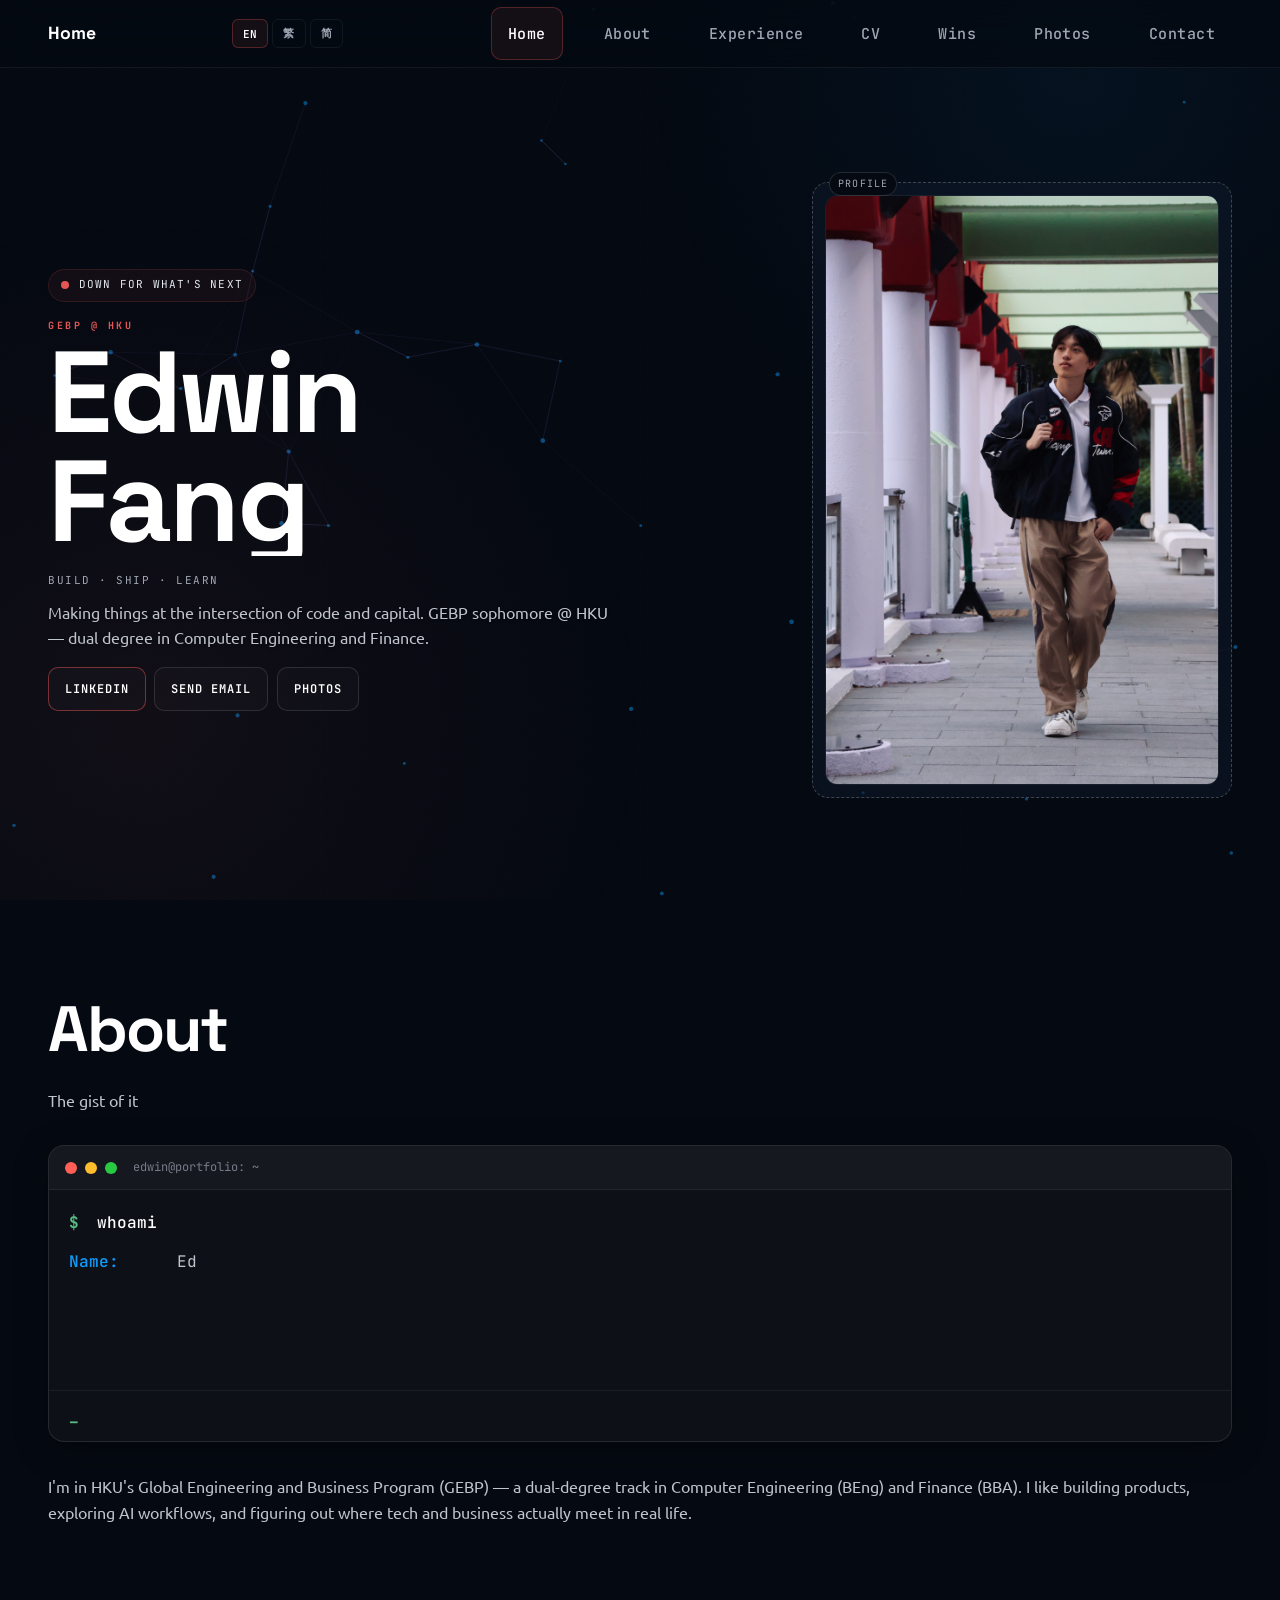
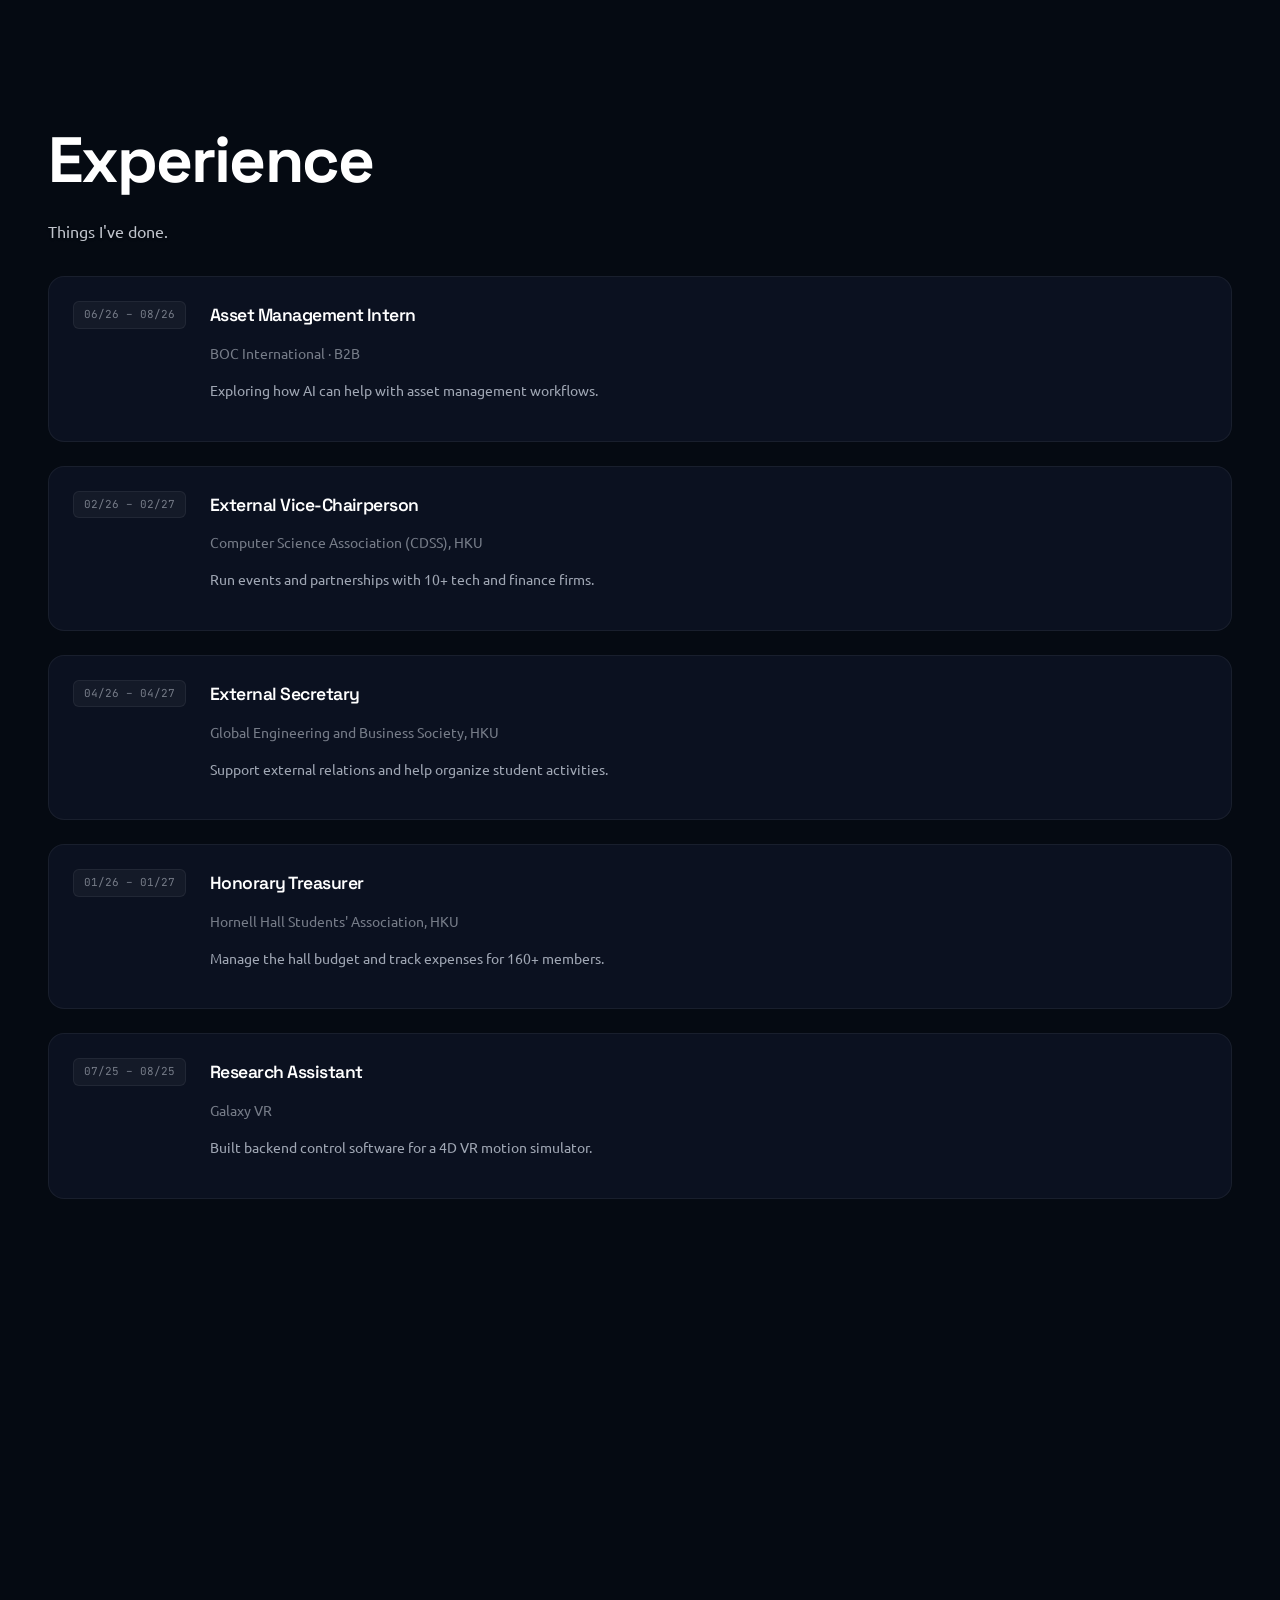
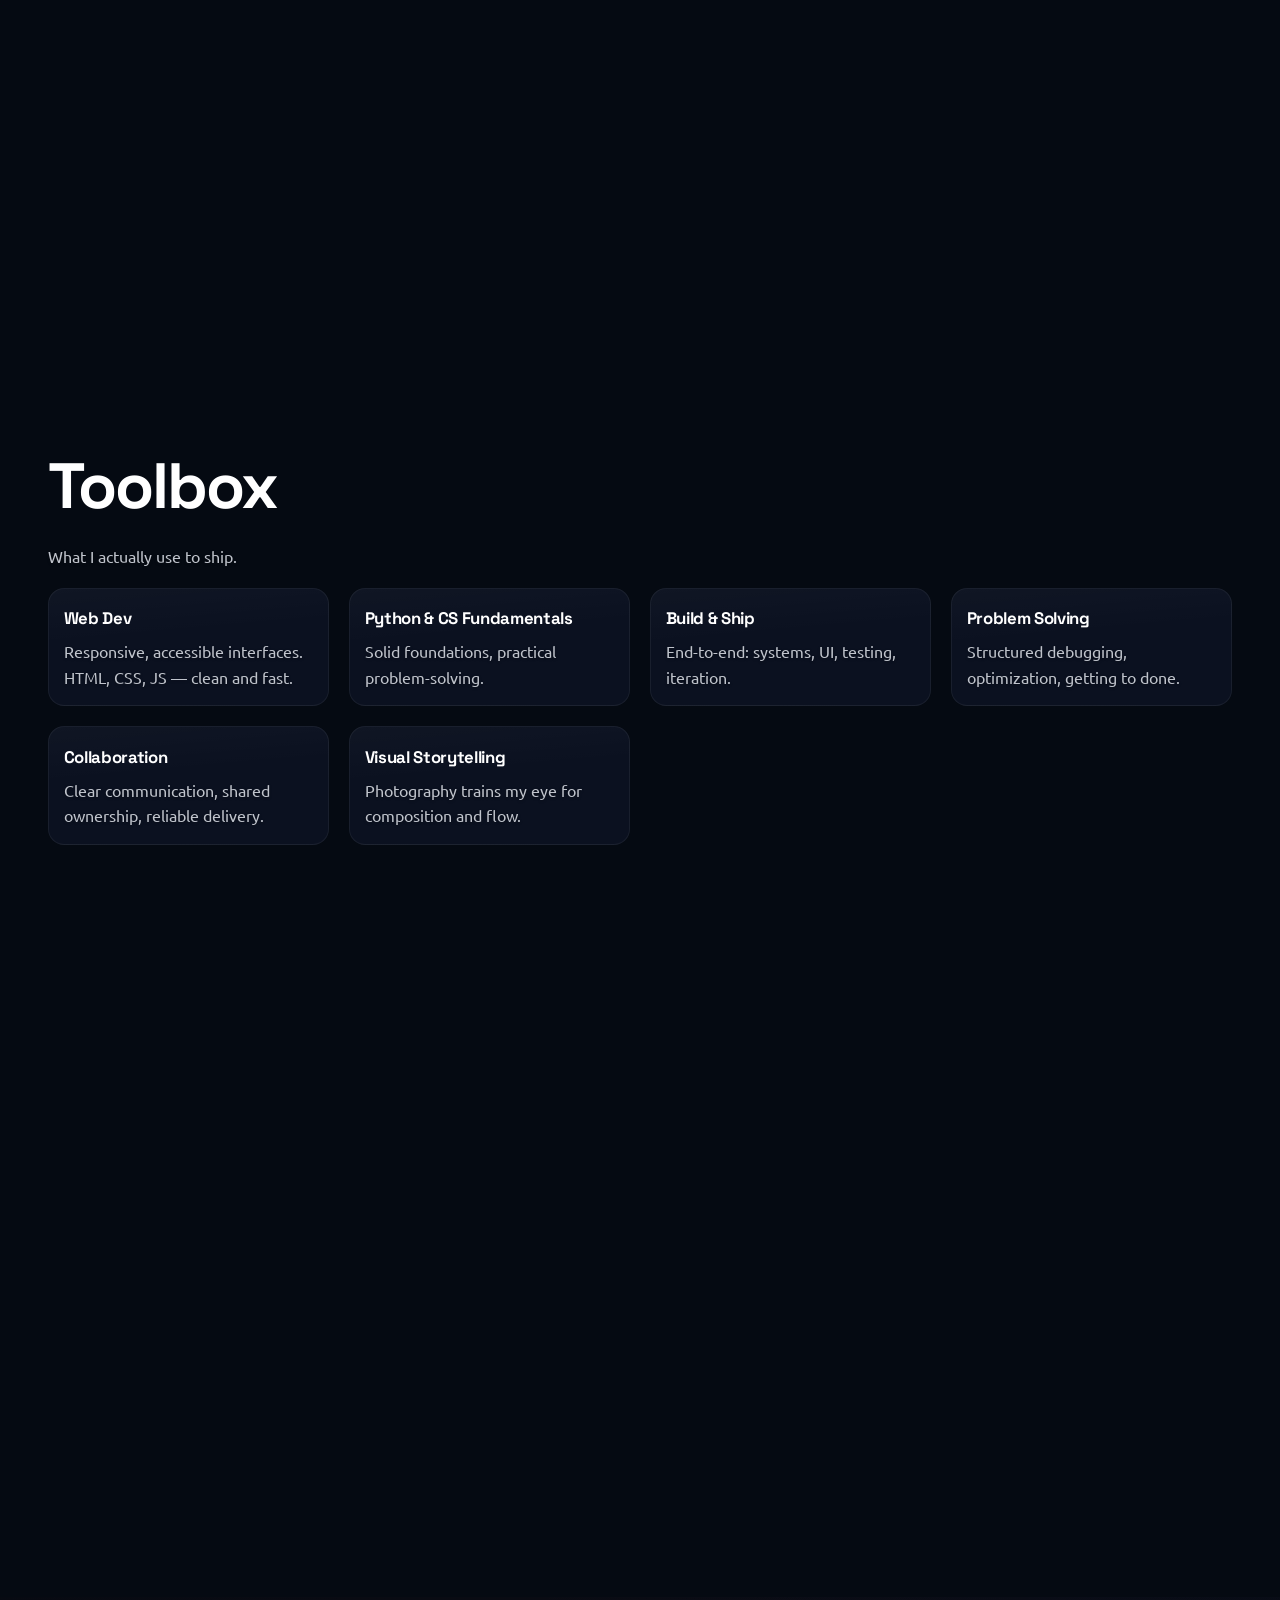
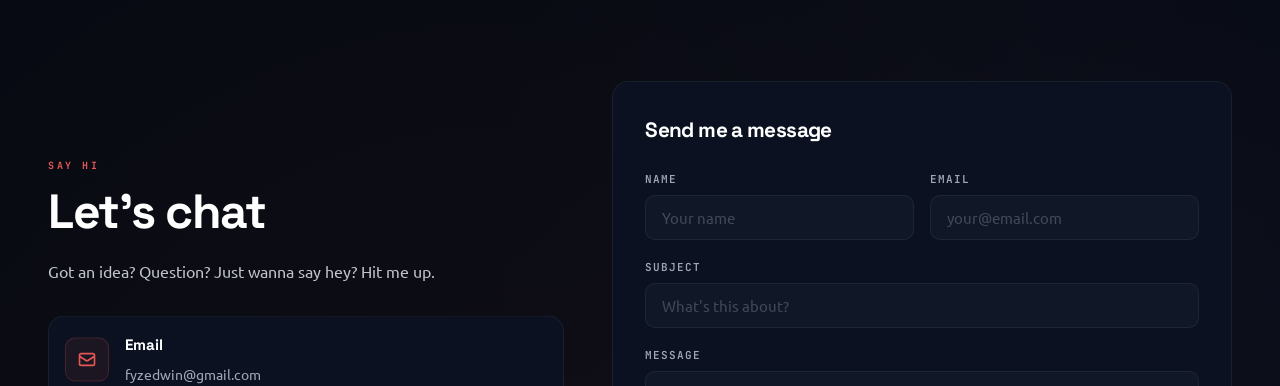
<file: index.html>
<!DOCTYPE html>
<html lang="en">
<head>
    <meta charset="UTF-8">
    <meta name="viewport" content="width=device-width, initial-scale=1.0">
    <meta name="description" content="Edwin's personal website: CV snapshot, projects, photography, and blog." data-i18n="meta.description">
    <meta name="keywords" content="Edwin, HKU, Computer Engineering, Finance, Personal Website, Photography, Blog" data-i18n="meta.keywords">
    <meta name="author" content="Edwin Fang">
    <meta name="robots" content="index, follow">
    
    <!-- Performance: Resource Hints -->
    <link rel="preconnect" href="https://fonts.googleapis.com">
    <link rel="preconnect" href="https://fonts.gstatic.com" crossorigin>
    <link rel="preconnect" href="https://ipapi.co">
    <link rel="dns-prefetch" href="https://formspree.io">
    
    <!-- Performance: Preload critical resources -->
    <link rel="preload" href="styles.css" as="style">
    <link rel="preload" href="i18n.js" as="script">
    <link rel="preload" href="images/main_placeholder.jpg" as="image">
    
    <!-- Open Graph / Facebook -->
    <meta property="og:type" content="website">
    <meta property="og:url" content="https://isfedwin.github.io/">
    <meta property="og:title" content="Edwin - Builder & Connector">
    <meta property="og:description" content="CS + Finance undergraduate at HKU. Photography, projects, and blog." data-i18n="meta.description">
    <meta property="og:image" content="https://isfedwin.github.io/images/main_medium.jpg">
    <meta property="og:image:width" content="1200">
    <meta property="og:image:height" content="630">
    <meta property="og:locale" content="en_US">
    <meta property="og:locale:alternate" content="zh_Hant">
    <meta property="og:locale:alternate" content="zh_Hans">
    <meta property="og:site_name" content="Edwin Fang">
    
    <!-- Twitter Card -->
    <meta name="twitter:card" content="summary_large_image">
    <meta name="twitter:title" content="Edwin - Builder & Connector">
    <meta name="twitter:description" content="CE + Finance undergraduate at HKU. Photography, projects, and blog." data-i18n="meta.description">
    <meta name="twitter:image" content="https://isfedwin.github.io/images/logo.png">
    <meta name="twitter:creator" content="@edwinfang">
    
    <!-- Canonical URL -->
    <link rel="canonical" href="https://isfedwin.github.io/">
    
    <!-- JSON-LD Structured Data -->
    <script type="application/ld+json">
    {
        "@context": "https://schema.org",
        "@type": "Person",
        "name": "Edwin Fang (方一舟)",
        "givenName": "Edwin",
        "familyName": "Fang",
        "url": "https://isfedwin.github.io/",
        "image": "https://isfedwin.github.io/images/logo.png",
        "sameAs": [
            "https://github.com/ISFEdwin",
            "https://www.linkedin.com/in/yi-zhou-edwin-fang-989780273/"
        ],
        "jobTitle": "GEBP Sophomore @ HKU",
        "worksFor": {
            "@type": "Organization",
            "name": "University of Hong Kong - Global Engineering and Business Program"
        },
        "alumniOf": {
            "@type": "EducationalOrganization",
            "name": "University of Hong Kong"
        },
        "knowsAbout": ["Computer Engineering", "Finance", "AI Workflows", "Photography"],
        "description": "CS + Finance undergraduate at HKU, passionate about building and connecting."
    }
    </script>
    
    <link rel="icon" type="image/x-icon" href="images/logo.png">
    <link rel="apple-touch-icon" href="images/logo.png">
    <link rel="manifest" href="manifest.json">
    <link rel="stylesheet" href="styles.css">
    <script src="i18n.js"></script>
    <script src="terminal.js" defer></script>
    <script src="visual-effects.js" defer></script>
    <title>Edwin - Builder & Connector</title>
</head>
<body class="site-body">
    <div class="geometric-accent" aria-hidden="true"></div>

    <header class="navbar">
        <div class="container">
            <a class="brand" href="index.html" data-i18n="nav.home">Edwin</a>
            <div class="nav-actions">
                <!-- Desktop: show all 3 language buttons -->
                <div class="lang-switcher" role="group" aria-label="Language selection">
                    <button class="lang-btn active" data-lang="en" aria-label="English">EN</button>
                    <button class="lang-btn" data-lang="zh-TW" aria-label="繁體中文">繁</button>
                    <button class="lang-btn" data-lang="zh-CN" aria-label="简体中文">简</button>
                </div>
                <!-- Mobile: compact dropdown -->
                <div class="lang-dropdown" role="group" aria-label="Language selection">
                    <button class="lang-dropdown-btn" aria-expanded="false" aria-controls="lang-dropdown-menu">
                        <span class="lang-current">EN</span>
                        <svg width="12" height="12" viewBox="0 0 12 12" fill="none" aria-hidden="true">
                            <path d="M3 5L6 8L9 5" stroke="currentColor" stroke-width="1.5" stroke-linecap="round" stroke-linejoin="round"/>
                        </svg>
                    </button>
                    <div class="lang-dropdown-menu" id="lang-dropdown-menu" aria-hidden="true">
                        <button class="lang-dropdown-item active" data-lang="en">English</button>
                        <button class="lang-dropdown-item" data-lang="zh-TW">繁體中文</button>
                        <button class="lang-dropdown-item" data-lang="zh-CN">简体中文</button>
                    </div>
                </div>
                <button class="menu-toggle" aria-label="Toggle navigation menu" aria-expanded="false" aria-controls="nav-overlay">
                    <span></span>
                    <span></span>
                    <span></span>
                </button>
            </div>
            <div class="nav-overlay" id="nav-overlay" aria-hidden="true">
                <nav class="nav-links" aria-label="Primary">
                    <a href="index.html" aria-current="page" data-i18n="nav.home">Home</a>
                    <a href="#about" data-i18n="nav.about">About</a>
                    <a href="#experience" data-i18n="nav.experience">Experience</a>
                    <a href="#cv" data-i18n="nav.cv">CV</a>
                    <a href="#accomplishments" data-i18n="nav.accomplishments">Accomplishments</a>
                    <a href="photography.html" data-i18n="nav.photography">Photography</a>
                    <!-- Blog link temporarily hidden -->
                    <!-- <a href="blog.html" data-i18n="nav.blog">Blog</a> -->
                    <a href="#contact" data-i18n="nav.contact">Get in Contact</a>
                </nav>
            </div>
        </div>
    </header>

    <main>
        <section class="hero">
            <div class="container hero-layout">
                <div class="hero-portrait">
                    <img src="images/main_placeholder.jpg" data-src="images/main_medium.jpg" alt="Casual portrait of Edwin" decoding="async" class="hero-img-blurup">
                </div>
                <div class="hero-content">
                    <div class="hero-tag load-in">
                        <span class="hero-tag-dot" aria-hidden="true"></span>
                        <span data-i18n="hero.tag">Open to Opportunities</span>
                    </div>
                    <p class="eyebrow load-in" data-i18n="hero.role">Computer Engineering & Finance @ HKU</p>
                    <h1 class="hero-name">
                        <span class="line"><span class="line-inner">Edwin</span></span>
                        <span class="line"><span class="line-inner">Fang</span></span>
                    </h1>
                    <p class="hero-role load-in">Build · Ship · Learn</p>
                    <p class="lead load-in" data-i18n="hero.description">
                        I build practical software with clarity and intent.
                        From product ideas to polished delivery, I focus on outcomes that matter.
                    </p>
                    <div class="cta-group load-in">
                        <a class="btn btn-primary" href="https://www.linkedin.com/in/yi-zhou-edwin-fang-989780273/" target="_blank" rel="noopener noreferrer" data-i18n="nav.linkedin">LinkedIn</a>
                        <a class="btn btn-secondary" data-email-protect="link" data-i18n="contact.email.button">Send Email</a>
                        <a class="btn btn-secondary" href="photography.html" data-i18n="nav.photography">Photography</a>
                    </div>
                </div>
            </div>
        </section>

        <section class="section reveal" id="about">
            <div class="container">
                <h2 data-i18n="about.title">About Me</h2>
                <p class="section-intro" data-i18n="about.subtitle">Get to know me better</p>
                
                <!-- Terminal-style About Me -->
                <div class="terminal-about">
                    <div class="terminal-header">
                        <div class="terminal-dots">
                            <span class="dot red"></span>
                            <span class="dot yellow"></span>
                            <span class="dot green"></span>
                        </div>
                        <span class="terminal-title">edwin@portfolio: ~</span>
                    </div>
                    <div class="terminal-body" id="terminal-output">
                        <div class="terminal-line">
                            <span class="terminal-prompt">$</span>
                            <span class="terminal-command">whoami</span>
                        </div>
                        <div class="terminal-output" id="typewriter-output"></div>
                    </div>
                    <div class="terminal-footer">
                        <span class="terminal-cursor" id="terminal-cursor">_</span>
                    </div>
                </div>
                
                <p data-i18n="about.bio">I'm a sophomore in HKU's Global Engineering and Business Program — dual degrees in Computer Engineering (BEng) and Finance (BBA). I build stuff, break things, and learn fast.</p>
            </div>
        </section>

        <section class="section reveal" id="experience">
            <div class="container">
                <h2 data-i18n="experience.title">Experience</h2>
                <p class="section-intro" data-i18n="experience.subtitle">Things I've done.</p>
                <div class="experience-list">
                    <div class="experience-item reveal">
                        <div class="experience-date" data-i18n="experience.items.0.date">06/26 – 08/26</div>
                        <div class="experience-content">
                            <h3 data-i18n="experience.items.0.role">Asset Management Intern</h3>
                            <p class="experience-org" data-i18n="experience.items.0.org">BOC International · B2B</p>
                            <p data-i18n="experience.items.0.desc">Exploring how AI can help with asset management workflows.</p>
                        </div>
                    </div>
                    <div class="experience-item reveal">
                        <div class="experience-date" data-i18n="experience.items.1.date">02/26 – 02/27</div>
                        <div class="experience-content">
                            <h3 data-i18n="experience.items.1.role">External Vice-Chairperson</h3>
                            <p class="experience-org" data-i18n="experience.items.1.org">Computer Science Association (CDSS), HKU</p>
                            <p data-i18n="experience.items.1.desc">Run events and partnerships with 10+ tech and finance firms.</p>
                        </div>
                    </div>
                    <div class="experience-item reveal">
                        <div class="experience-date" data-i18n="experience.items.2.date">04/26 – 04/27</div>
                        <div class="experience-content">
                            <h3 data-i18n="experience.items.2.role">External Secretary</h3>
                            <p class="experience-org" data-i18n="experience.items.2.org">Global Engineering and Business Society, HKU</p>
                            <p data-i18n="experience.items.2.desc">Support external relations and help organize student activities.</p>
                        </div>
                    </div>
                    <div class="experience-item reveal">
                        <div class="experience-date" data-i18n="experience.items.3.date">01/26 – 01/27</div>
                        <div class="experience-content">
                            <h3 data-i18n="experience.items.3.role">Honorary Treasurer</h3>
                            <p class="experience-org" data-i18n="experience.items.3.org">Hornell Hall Students' Association, HKU</p>
                            <p data-i18n="experience.items.3.desc">Manage the hall budget and track expenses for 160+ members.</p>
                        </div>
                    </div>
                    <div class="experience-item reveal">
                        <div class="experience-date" data-i18n="experience.items.4.date">07/25 – 08/25</div>
                        <div class="experience-content">
                            <h3 data-i18n="experience.items.4.role">Research Assistant</h3>
                            <p class="experience-org" data-i18n="experience.items.4.org">Galaxy VR</p>
                            <p data-i18n="experience.items.4.desc">Built backend control software for a 4D VR motion simulator.</p>
                        </div>
                    </div>
                </div>
            </div>
        </section>

        <section class="section reveal" id="cv">
            <div class="container">
                <h2 data-i18n="cv.title">CV</h2>
                <p class="section-intro" data-i18n="cv.subtitle">Quick snapshot of where I've been.</p>
                <div class="card-grid">
                    <article class="card">
                        <h3 data-i18n="cv.card1.title">Education</h3>
                        <p data-i18n="cv.card1.desc">HKU Global Engineering and Business Program — BEng + BBA.</p>
                    </article>
                    <article class="card">
                        <h3 data-i18n="cv.card2.title">Current Focus</h3>
                        <p data-i18n="cv.card2.desc">Building projects, learning fast, exploring intersections.</p>
                    </article>
                    <article class="card">
                        <h3 data-i18n="cv.card3.title">Direction</h3>
                        <p data-i18n="cv.card3.desc">Looking for opportunities with real technical ownership.</p>
                    </article>
                </div>
            </div>
        </section>

        <section class="section reveal" id="skills">
            <div class="container">
                <h2 data-i18n="skills.title">Skills</h2>
                <p class="section-intro" data-i18n="skills.subtitle">What I actually use to ship.</p>
                <div class="card-grid">
                    <article class="card">
                        <h3 data-i18n="skills.card1.title">Web Dev</h3>
                        <p data-i18n="skills.card1.desc">Responsive, accessible interfaces. HTML, CSS, JS — clean and fast.</p>
                    </article>
                    <article class="card">
                        <h3 data-i18n="skills.card2.title">Python & CS Fundamentals</h3>
                        <p data-i18n="skills.card2.desc">Solid foundations, practical problem-solving.</p>
                    </article>
                    <article class="card">
                        <h3 data-i18n="skills.card3.title">Build & Ship</h3>
                        <p data-i18n="skills.card3.desc">End-to-end: systems, UI, testing, iteration.</p>
                    </article>
                    <article class="card">
                        <h3 data-i18n="skills.card4.title">Problem Solving</h3>
                        <p data-i18n="skills.card4.desc">Structured debugging, optimization, getting to done.</p>
                    </article>
                    <article class="card">
                        <h3 data-i18n="skills.card5.title">Collaboration</h3>
                        <p data-i18n="skills.card5.desc">Clear communication, shared ownership, reliable delivery.</p>
                    </article>
                    <article class="card">
                        <h3 data-i18n="skills.card6.title">Visual Storytelling</h3>
                        <p data-i18n="skills.card6.desc">Photography trains my eye for composition and flow.</p>
                    </article>
                </div>
            </div>
        </section>

        <section class="section reveal" id="accomplishments">
            <div class="container">
                <h2 data-i18n="accomplishments.title">Accomplishments</h2>
                <p class="section-intro" data-i18n="accomplishments.subtitle">Things I'm proud of.</p>
                <div class="card-grid">
                    <article class="card">
                        <h3 data-i18n="accomplishments.card1.title">Game Dev Project</h3>
                        <p data-i18n="accomplishments.card1.desc">Shipped a multi-level game with custom systems and UI.</p>
                    </article>
                    <article class="card">
                        <h3 data-i18n="accomplishments.card2.title">Iterate & Improve</h3>
                        <p data-i18n="accomplishments.card2.desc">Tracking decisions, debugging, and shipping better each time.</p>
                    </article>
                    <article class="card">
                        <h3 data-i18n="accomplishments.card3.title">Web Builds</h3>
                        <p data-i18n="accomplishments.card3.desc">Responsive web experiences with clean front-end structure.</p>
                    </article>
                    <article class="card">
                        <h3 data-i18n="accomplishments.card4.title">Team Delivery</h3>
                        <p data-i18n="accomplishments.card4.desc">Collaborated, delivered, and learned from real constraints.</p>
                    </article>
                </div>
                <div class="section compact-cta">
                    <a class="btn btn-primary" href="https://12029.itch.io/the-tales-of-churd" target="_blank" rel="noopener noreferrer">View Featured Project</a>
                </div>
            </div>
        </section>
        
        <!-- Blog section temporarily hidden -->
        <!-- <section class="section" id="blog-preview">
            <div class="container">
                <h2 data-i18n="blog.title">Blog</h2>
                <p class="section-intro" data-i18n="blog.subtitle">Thoughts, builds, lessons.</p>
                <div class="blog-grid">
                    <article class="blog-card">
                        <p class="blog-meta" data-i18n="blog.card1.meta">Template</p>
                        <h3 data-i18n="blog.card1.title">How I Structure a Project Week</h3>
                        <p data-i18n="blog.card1.desc">A reusable structure for weekly execution and review.</p>
                        <a class="btn btn-secondary" href="blog-template.html" data-i18n="blog.read_more">Read More</a>
                    </article>
                    <article class="blog-card">
                        <p class="blog-meta" data-i18n="blog.card2.meta">Latest</p>
                        <h3 data-i18n="blog.card2.title">Building with Clear Iteration</h3>
                        <p data-i18n="blog.card2.desc">Shipping better with each iteration.</p>
                        <a class="btn btn-secondary" href="blog.html" data-i18n="blog.read_more">Read More</a>
                    </article>
                    <article class="blog-card">
                        <p class="blog-meta" data-i18n="blog.card3.meta">Creative</p>
                        <h3 data-i18n="blog.card3.title">What Photography Teaches Coding</h3>
                        <p data-i18n="blog.card3.desc">Composition and pacing improve product intuition.</p>
                        <a class="btn btn-secondary" href="blog.html" data-i18n="blog.read_more">Read More</a>
                    </article>
                </div>
            </div>
        </section> -->
        <section class="section contact-section reveal" id="contact">
            <div class="container contact-layout">
                <div class="contact-info">
                    <p class="eyebrow" data-i18n="contact.eyebrow">Get in Touch</p>
                    <h2 data-i18n="contact.title">Let's Connect</h2>
                    <p class="section-intro" data-i18n="contact.subtitle">Have a project idea, question, or just want to say hi? Drop me a message.</p>
                    
                    <div class="contact-details reveal">
                        <a data-email-protect="mailto" class="contact-detail-item reveal delay-1" style="text-decoration: none; color: inherit;" aria-label="Email">
                            <div class="contact-detail-icon" style="color: var(--red);">
                                <svg viewBox="0 0 24 24" fill="none" stroke="currentColor" stroke-width="2" stroke-linecap="round" stroke-linejoin="round" style="display: block;">
                                    <path d="M3 8l7.89 5.26a2 2 0 0 0 2.22 0L21 8M5 19h14a2 2 0 0 0 2-2V7a2 2 0 0 0-2-2H5a2 2 0 0 0-2 2v10a2 2 0 0 0 2 2z"/>
                                </svg>
                            </div>
                            <div class="contact-detail-text">
                                <h4 data-i18n="contact.email.label">Email</h4>
                                <span data-email-protect="text"></span>
                            </div>
                        </a>
                        
                        <a href="https://www.linkedin.com/in/yi-zhou-edwin-fang-989780273/" target="_blank" rel="noopener noreferrer" class="contact-detail-item reveal delay-2" style="text-decoration: none; color: inherit;">
                            <div class="contact-detail-icon">
                                <svg viewBox="0 0 24 24" fill="none" stroke="currentColor" stroke-width="2" stroke-linecap="round" stroke-linejoin="round">
                                    <path d="M16 8a6 6 0 0 1 6 6v7h-4v-7a2 2 0 0 0-2-2 2 2 0 0 0-2 2v7h-4v-7a6 6 0 0 1 6-6z"/>
                                    <rect x="2" y="9" width="4" height="12"/>
                                    <circle cx="4" cy="4" r="2"/>
                                </svg>
                            </div>
                            <div class="contact-detail-text">
                                <h4 data-i18n="contact.linkedin.label">LinkedIn</h4>
                                <span>yi-zhou-edwin-fang</span>
                            </div>
                        </a>
                        
                        <a href="https://github.com/ISFEdwin" target="_blank" rel="noopener noreferrer" class="contact-detail-item reveal delay-3" style="text-decoration: none; color: inherit;">
                            <div class="contact-detail-icon">
                                <svg viewBox="0 0 24 24" fill="none" stroke="currentColor" stroke-width="2" stroke-linecap="round" stroke-linejoin="round">
                                    <path d="M9 19c-5 1.5-5-2.5-7-3m14 6v-3.9a3.4 3.4 0 0 0-.9-2.6c3-.3 6.2-1.5 6.2-6.8a5.3 5.3 0 0 0-1.4-3.7 4.9 4.9 0 0 0-.1-3.7s-1.2-.4-3.9 1.4a13.4 13.4 0 0 0-7 0C6.2.9 5 1.3 5 1.3a4.9 4.9 0 0 0-.1 3.7 5.3 5.3 0 0 0-1.4 3.7c0 5.3 3.2 6.5 6.2 6.8a3.4 3.4 0 0 0-.9 2.6V22"/>
                                </svg>
                            </div>
                            <div class="contact-detail-text">
                                <h4 data-i18n="contact.github.label">GitHub</h4>
                                <span>@ISFEdwin</span>
                            </div>
                        </a>
                    </div>
                </div>
                
                <div class="contact-form">
                    <h3 data-i18n="contact.form.title">Send Me a Message</h3>
                    <form id="contactForm" action="https://formspree.io/f/mojzkkky" method="POST">
                        <input type="hidden" name="_next" value="https://isfedwin.github.io/?success#contact">
                        <input type="hidden" name="_subject" value="New message from portfolio">
                        <div class="form-row">
                            <div class="form-group">
                                <label for="name" data-i18n="contact.form.name">Name</label>
                                <input type="text" id="name" name="name" required placeholder="Your name" data-i18n-placeholder="contact.form.name.placeholder">
                            </div>
                            <div class="form-group">
                                <label for="email" data-i18n="contact.form.email">Email</label>
                                <input type="email" id="email" name="email" required placeholder="your@email.com" data-i18n-placeholder="contact.form.email.placeholder">
                            </div>
                        </div>
                        
                        <div class="form-group">
                            <label for="subject" data-i18n="contact.form.subject">Subject</label>
                            <input type="text" id="subject" name="subject" required placeholder="What's this about?" data-i18n-placeholder="contact.form.subject.placeholder">
                        </div>
                        
                        <div class="form-group">
                            <label for="message" data-i18n="contact.form.message">Message</label>
                            <textarea id="message" name="message" required placeholder="Your message..." data-i18n-placeholder="contact.form.message.placeholder"></textarea>
                        </div>
                        
                        <div class="form-status" id="formStatus"></div>
                        
                        <button type="submit" class="btn-submit" data-i18n="contact.form.submit">Send Message</button>
                    </form>
                </div>
            </div>
        </section>
    </main>
    
    <!-- Ocean wave transition -->
    <div class="ocean-waves" aria-hidden="true">
        <div class="wave-layer wave-back">
            <svg viewBox="0 0 2880 120" preserveAspectRatio="none">
                <path d="M0,85 C240,35 480,105 720,85 C960,35 1200,105 1440,85 C1680,35 1920,105 2160,85 C2400,35 2640,105 2880,85 L2880,120 L0,120 Z" fill="rgba(227,86,84,0.07)"/>
            </svg>
        </div>
        <div class="wave-layer wave-mid">
            <svg viewBox="0 0 2880 120" preserveAspectRatio="none">
                <path d="M0,95 C360,45 720,115 1080,95 C1440,45 1800,115 2160,95 C2520,45 2700,115 2880,95 L2880,120 L0,120 Z" fill="rgba(16,152,247,0.06)"/>
            </svg>
        </div>
        <div class="wave-layer wave-front">
            <svg viewBox="0 0 2880 120" preserveAspectRatio="none">
                <path d="M0,100 C180,60 360,110 540,80 C720,110 900,50 1080,90 C1260,50 1440,110 1620,75 C1800,110 1980,55 2160,95 C2340,55 2520,110 2700,70 C2790,95 2850,110 2880,100 L2880,120 L0,120 Z" fill="rgba(227,86,84,0.05)"/>
            </svg>
        </div>
    </div>
    
    <footer class="footer">
        <!-- Ocean wave canvas background -->
        <canvas id="footer-ocean" aria-hidden="true"></canvas>
        <div class="container footer-main">
            <p data-i18n="footer.copyright">Let's build something meaningful. © 2026 Edwin.</p>
            <div class="social-links" aria-label="Social media">
                <a href="https://github.com/ISFEdwin" target="_blank" rel="noopener noreferrer" aria-label="GitHub">
                    <svg viewBox="0 0 24 24" fill="none" stroke="currentColor" stroke-width="2"><path d="M9 19c-5 1.5-5-2.5-7-3m14 6v-3.9a3.4 3.4 0 0 0-.9-2.6c3-.3 6.2-1.5 6.2-6.8a5.3 5.3 0 0 0-1.4-3.7 4.9 4.9 0 0 0-.1-3.7s-1.2-.4-3.9 1.4a13.4 13.4 0 0 0-7 0C6.2.9 5 1.3 5 1.3a4.9 4.9 0 0 0-.1 3.7 5.3 5.3 0 0 0-1.4 3.7c0 5.3 3.2 6.5 6.2 6.8a3.4 3.4 0 0 0-.9 2.6V22"/></svg>
                </a>
                <a href="https://www.linkedin.com/in/yi-zhou-edwin-fang-989780273/" target="_blank" rel="noopener noreferrer" aria-label="LinkedIn">
                    <svg viewBox="0 0 24 24" fill="none" stroke="currentColor" stroke-width="2"><path d="M16 8a6 6 0 0 1 6 6v7h-4v-7a2 2 0 0 0-2-2 2 2 0 0 0-2 2v7h-4v-7a6 6 0 0 1 6-6z"/><rect x="2" y="9" width="4" height="12"/><circle cx="4" cy="4" r="2"/></svg>
                </a>
                <a data-email-protect="link" aria-label="Email">
                    <svg viewBox="0 0 24 24" fill="none" stroke="currentColor" stroke-width="2"><path d="M4 4h16v16H4z"/><path d="m22 6-10 7L2 6"/></svg>
                </a>
            </div>
        </div>
    </footer>

    <script>
        // Three-stage blur-up image loading:
        // 1. Placeholder (tiny, blurred) loads instantly from HTML src
        // 2. Medium image loads in background (fast, 169KB)
        // 3. Original high-res loads in background (3.6MB, best quality)
        document.addEventListener('DOMContentLoaded', () => {
            const heroImg = document.querySelector('.hero-img-blurup');
            if (!heroImg) return;

            const mediumSrc = heroImg.dataset.src;
            const originalSrc = 'images/main.jpg';

            // Stage 1: Load medium image
            if (mediumSrc) {
                const mediumImg = new Image();
                mediumImg.onload = () => {
                    heroImg.src = mediumSrc;
                    heroImg.classList.add('loaded');

                    // Stage 2: Load original high-res image
                    const originalImg = new Image();
                    originalImg.onload = () => {
                        heroImg.src = originalSrc;
                    };
                    originalImg.onerror = () => {
                        // Keep medium image if original fails (offline)
                        console.log('Original image failed to load, keeping medium');
                    };
                    originalImg.src = originalSrc;
                };
                mediumImg.onerror = () => {
                    console.log('Medium image failed to load');
                };
                mediumImg.src = mediumSrc;
            }

            // Mobile language dropdown toggle
            const langDropdownBtn = document.querySelector('.lang-dropdown-btn');
            const langDropdownMenu = document.querySelector('.lang-dropdown-menu');
            
            if (langDropdownBtn && langDropdownMenu) {
                langDropdownBtn.addEventListener('click', (e) => {
                    e.preventDefault();
                    e.stopPropagation();
                    const isActive = langDropdownMenu.classList.contains('active');
                    langDropdownMenu.classList.toggle('active', !isActive);
                    langDropdownBtn.setAttribute('aria-expanded', (!isActive).toString());
                });

                // Handle language selection from dropdown
                const dropdownItems = langDropdownMenu.querySelectorAll('.lang-dropdown-item');
                dropdownItems.forEach(item => {
                    item.addEventListener('click', () => {
                        const lang = item.dataset.lang;
                        
                        // Update active state in dropdown
                        dropdownItems.forEach(i => i.classList.remove('active'));
                        item.classList.add('active');
                        
                        // Update dropdown button text
                        const langText = { 'en': 'EN', 'zh-TW': '繁', 'zh-CN': '简' };
                        langDropdownBtn.querySelector('.lang-current').textContent = langText[lang] || 'EN';
                        
                        // Sync with desktop buttons
                        const desktopBtns = document.querySelectorAll('.lang-switcher .lang-btn');
                        desktopBtns.forEach(btn => {
                            btn.classList.toggle('active', btn.dataset.lang === lang);
                        });
                        
                        // Close dropdown
                        langDropdownMenu.classList.remove('active');
                        langDropdownBtn.setAttribute('aria-expanded', 'false');
                        
                        // Switch language
                        if (window.I18n) {
                            window.I18n.switchLanguage(lang);
                        }
                    });
                });

                // Close dropdown on outside click
                document.addEventListener('click', (e) => {
                    if (!langDropdownBtn.contains(e.target) && !langDropdownMenu.contains(e.target)) {
                        langDropdownMenu.classList.remove('active');
                        langDropdownBtn.setAttribute('aria-expanded', 'false');
                    }
                });
            }
        });

        // Handle contact form submission with fallback
        const contactForm = document.getElementById('contactForm');
        const formStatus = document.getElementById('formStatus');
        
        // Show success message if redirected back with ?success
        if (window.location.search.includes('success')) {
            if (formStatus) {
                formStatus.className = 'form-status success';
                formStatus.textContent = window.I18n 
                    ? window.I18n.getTranslation('contact.form.success') || 'Message sent! I\'ll get back to you soon.'
                    : 'Message sent! I\'ll get back to you soon.';
                formStatus.style.display = 'block';
                // Clean URL
                window.history.replaceState({}, document.title, window.location.pathname + window.location.hash);
            }
        }
        
        if (contactForm) {
            contactForm.addEventListener('submit', async (e) => {
                e.preventDefault();
                
                const submitBtn = contactForm.querySelector('.btn-submit');
                const originalText = submitBtn.textContent;
                
                // Disable button and show loading state
                submitBtn.disabled = true;
                submitBtn.textContent = 'Sending...';
                formStatus.style.display = 'none';
                
                // Build JSON payload (Formspree accepts JSON with Accept: application/json)
                const formData = new FormData(contactForm);
                const jsonData = {};
                formData.forEach((value, key) => {
                    if (key !== '_next' && key !== '_subject') jsonData[key] = value;
                });
                
                try {
                    const response = await fetch(contactForm.action, {
                        method: 'POST',
                        body: JSON.stringify(jsonData),
                        headers: {
                            'Accept': 'application/json',
                            'Content-Type': 'application/json'
                        }
                    });
                    
                    if (response.ok) {
                        // Success - show inline message
                        formStatus.className = 'form-status success';
                        formStatus.textContent = window.I18n 
                            ? window.I18n.getTranslation('contact.form.success') || 'Message sent! I\'ll get back to you soon.'
                            : 'Message sent! I\'ll get back to you soon.';
                        formStatus.style.display = 'block';
                        contactForm.reset();
                    } else {
                        // Fallback: submit form directly (let Formspree handle redirect)
                        contactForm.submit();
                    }
                } catch (error) {
                    // Network error - fall back to direct submission
                    contactForm.submit();
                } finally {
                    // Re-enable button (only if we're still on the page)
                    if (!contactForm.querySelector('.btn-submit').disabled) return;
                    submitBtn.disabled = false;
                    submitBtn.textContent = originalText;
                }
            });
        }
    </script>

    <script>
    // Register service worker for PWA with update handling
    if ('serviceWorker' in navigator) {
        window.addEventListener('load', () => {
            navigator.serviceWorker.register('./sw.js')
                .then(registration => {
                    console.log('[PWA] Service Worker registered with scope:', registration.scope);
                    
                    // Check for updates
                    registration.addEventListener('updatefound', () => {
                        const newWorker = registration.installing;
                        console.log('[PWA] New service worker found');
                        
                        newWorker.addEventListener('statechange', () => {
                            if (newWorker.state === 'installed' && navigator.serviceWorker.controller) {
                                // New version available
                                console.log('[PWA] New version available');
                                showUpdateNotification();
                            }
                        });
                    });
                })
                .catch(error => {
                    console.error('[PWA] Service Worker registration failed:', error);
                });
                
            // Listen for messages from service worker
            navigator.serviceWorker.addEventListener('message', event => {
                if (event.data && event.data.type === 'SW_UPDATED') {
                    console.log('[PWA] Service Worker updated to version:', event.data.version);
                }
            });
        });
    }
    
    // Show update notification
    function showUpdateNotification() {
        const toast = document.createElement('div');
        toast.className = 'update-toast';
        toast.innerHTML = `
            <span>New version available!</span>
            <button onclick="refreshPage()">Update Now</button>
        `;
        document.body.appendChild(toast);
        
        setTimeout(() => toast.classList.add('show'), 100);
    }
    
    // Refresh page to load new version
    function refreshPage() {
        if (navigator.serviceWorker && navigator.serviceWorker.controller) {
            navigator.serviceWorker.controller.postMessage({ type: 'SKIP_WAITING' });
        }
        window.location.reload();
    }
    </script>
    <script src="email-protection.js"></script>
</body>
</html>
</file>
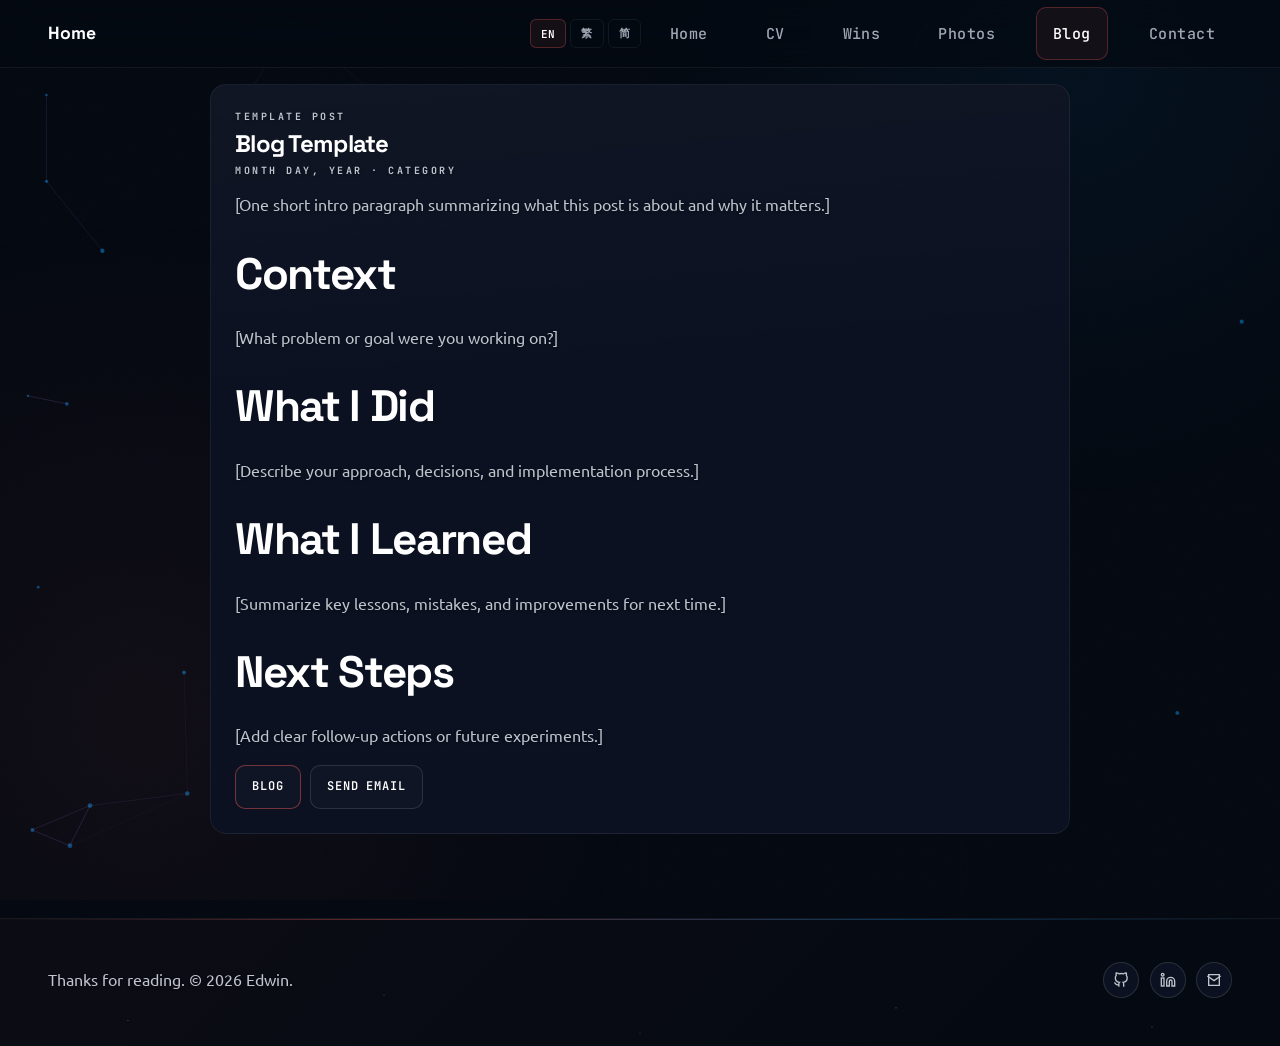
<file: blog-template.html>
<!DOCTYPE html>
<html lang="en">
<head>
    <meta name="description" content="Blog template post by Edwin." data-i18n="meta.description">
    <meta name="keywords" content="Edwin, Blog, Template" data-i18n="meta.keywords">
    <link rel="icon" type="image/x-icon" href="images/logo.png">
    
    <!-- Open Graph / Facebook -->
    <meta property="og:type" content="article">
    <meta property="og:url" content="https://isfedwin.github.io/blog-template.html">
    <meta property="og:title" content="Edwin | Blog Template" data-i18n="blog.template.title">
    <meta property="og:description" content="Blog template post by Edwin." data-i18n="meta.description">
    <meta property="og:image" content="https://isfedwin.github.io/images/logo.png">
    
    <!-- Twitter Card -->
    <meta name="twitter:card" content="summary_large_image">
    <meta name="twitter:title" content="Edwin | Blog Template" data-i18n="blog.template.title">
    <meta name="twitter:description" content="Blog template post by Edwin." data-i18n="meta.description">
    <meta name="twitter:image" content="https://isfedwin.github.io/images/logo.png">
    
    <link rel="stylesheet" href="styles.css">
    <script src="i18n.js"></script>
    <script src="visual-effects.js" defer></script>
    <title>Edwin | Blog Template</title>
    
    <!-- JSON-LD Structured Data -->
    <script type="application/ld+json">
    {
        "@context": "https://schema.org",
        "@type": "BlogPosting",
        "headline": "[Blog Title]",
        "description": "[Blog post description]",
        "author": {
            "@type": "Person",
            "name": "Edwin Fang",
            "url": "https://isfedwin.github.io/"
        },
        "publisher": {
            "@type": "Person",
            "name": "Edwin Fang"
        },
        "datePublished": "[YYYY-MM-DD]",
        "url": "https://isfedwin.github.io/blog-template.html"
    }
    </script>
</head>
<body class="site-body">
    <div class="geometric-accent" aria-hidden="true"></div>

    <header class="navbar">
        <div class="container">
            <a class="brand" href="index.html" data-i18n="nav.home">Edwin</a>
            <button class="menu-toggle" aria-label="Toggle navigation menu" aria-expanded="false" aria-controls="nav-overlay">
                <span></span>
                <span></span>
                <span></span>
            </button>
            <div class="nav-overlay" id="nav-overlay" aria-hidden="true">
                <div class="lang-switcher" role="group" aria-label="Language selection">
                    <button class="lang-btn active" data-lang="en" aria-label="English">EN</button>
                    <button class="lang-btn" data-lang="zh-TW" aria-label="繁體中文">繁</button>
                    <button class="lang-btn" data-lang="zh-CN" aria-label="简体中文">简</button>
                </div>
                <nav class="nav-links" aria-label="Primary">
                    <a href="index.html" data-i18n="nav.home">Home</a>
                    <a href="index.html#cv" data-i18n="nav.cv">CV</a>
                    <a href="index.html#accomplishments" data-i18n="nav.accomplishments">Accomplishments</a>
                    <a href="photography.html" data-i18n="nav.photography">Photography</a>
                    <a href="blog.html" aria-current="page" data-i18n="nav.blog">Blog</a>
                    <a href="#contact" data-i18n="nav.contact">Get in Contact</a>
                </nav>
            </div>
        </div>
    </header>

    <main class="section">
        <article class="container blog-article">
            <p class="eyebrow" data-i18n="blog.template.eyebrow">Template Post</p>
            <h1 data-i18n="blog.template.title">[Blog Title]</h1>
            <p class="blog-meta" data-i18n="blog.template.meta">[Month Day, Year] · [Category]</p>
            
            <p class="section-intro" data-i18n="blog.template.intro">
                [One short intro paragraph summarizing what this post is about and why it matters.]
            </p>

            <h2 data-i18n="blog.template.context">Context</h2>
            <p data-i18n="blog.template.context.text">[What problem or goal were you working on?]</p>

            <h2 data-i18n="blog.template.what">What I Did</h2>
            <p data-i18n="blog.template.what.text">[Describe your approach, decisions, and implementation process.]</p>

            <h2 data-i18n="blog.template.learned">What I Learned</h2>
            <p data-i18n="blog.template.learned.text">[Summarize key lessons, mistakes, and improvements for next time.]</p>

            <h2 data-i18n="blog.template.next">Next Steps</h2>
            <p data-i18n="blog.template.next.text">[Add clear follow-up actions or future experiments.]</p>

            <div class="cta-group">
                <a class="btn btn-primary" href="blog.html" data-i18n="nav.blog">Back to Blog</a>
                <a class="btn btn-secondary" data-email-protect="link" data-i18n="contact.email.button">Send Email</a>
            </div>
        </article>
    </main>

    <footer class="footer" id="contact">
        <div class="container footer-main">
            <p>Thanks for reading. © 2026 Edwin.</p>
            <div class="social-links" aria-label="Social media">
                <a href="https://github.com/ISFEdwin" target="_blank" rel="noopener noreferrer" aria-label="GitHub">
                    <svg viewBox="0 0 24 24" fill="none" stroke="currentColor" stroke-width="2"><path d="M9 19c-5 1.5-5-2.5-7-3m14 6v-3.9a3.4 3.4 0 0 0-.9-2.6c3-.3 6.2-1.5 6.2-6.8a5.3 5.3 0 0 0-1.4-3.7 4.9 4.9 0 0 0-.1-3.7s-1.2-.4-3.9 1.4a13.4 13.4 0 0 0-7 0C6.2.9 5 1.3 5 1.3a4.9 4.9 0 0 0-.1 3.7 5.3 5.3 0 0 0-1.4 3.7c0 5.3 3.2 6.5 6.2 6.8a3.4 3.4 0 0 0-.9 2.6V22"/></svg>
                </a>
                <a href="https://www.linkedin.com/in/yi-zhou-edwin-fang-989780273/" target="_blank" rel="noopener noreferrer" aria-label="LinkedIn">
                    <svg viewBox="0 0 24 24" fill="none" stroke="currentColor" stroke-width="2"><path d="M16 8a6 6 0 0 1 6 6v7h-4v-7a2 2 0 0 0-2-2 2 2 0 0 0-2 2v7h-4v-7a6 6 0 0 1 6-6z"/><rect x="2" y="9" width="4" height="12"/><circle cx="4" cy="4" r="2"/></svg>
                </a>
                <a data-email-protect="link" aria-label="Email">
                    <svg viewBox="0 0 24 24" fill="none" stroke="currentColor" stroke-width="2"><path d="M4 4h16v16H4z"/><path d="m22 6-10 7L2 6"/></svg>
                </a>
            </div>
        </div>
    </footer>
    <script src="email-protection.js"></script>
</body>
</html>
</file>
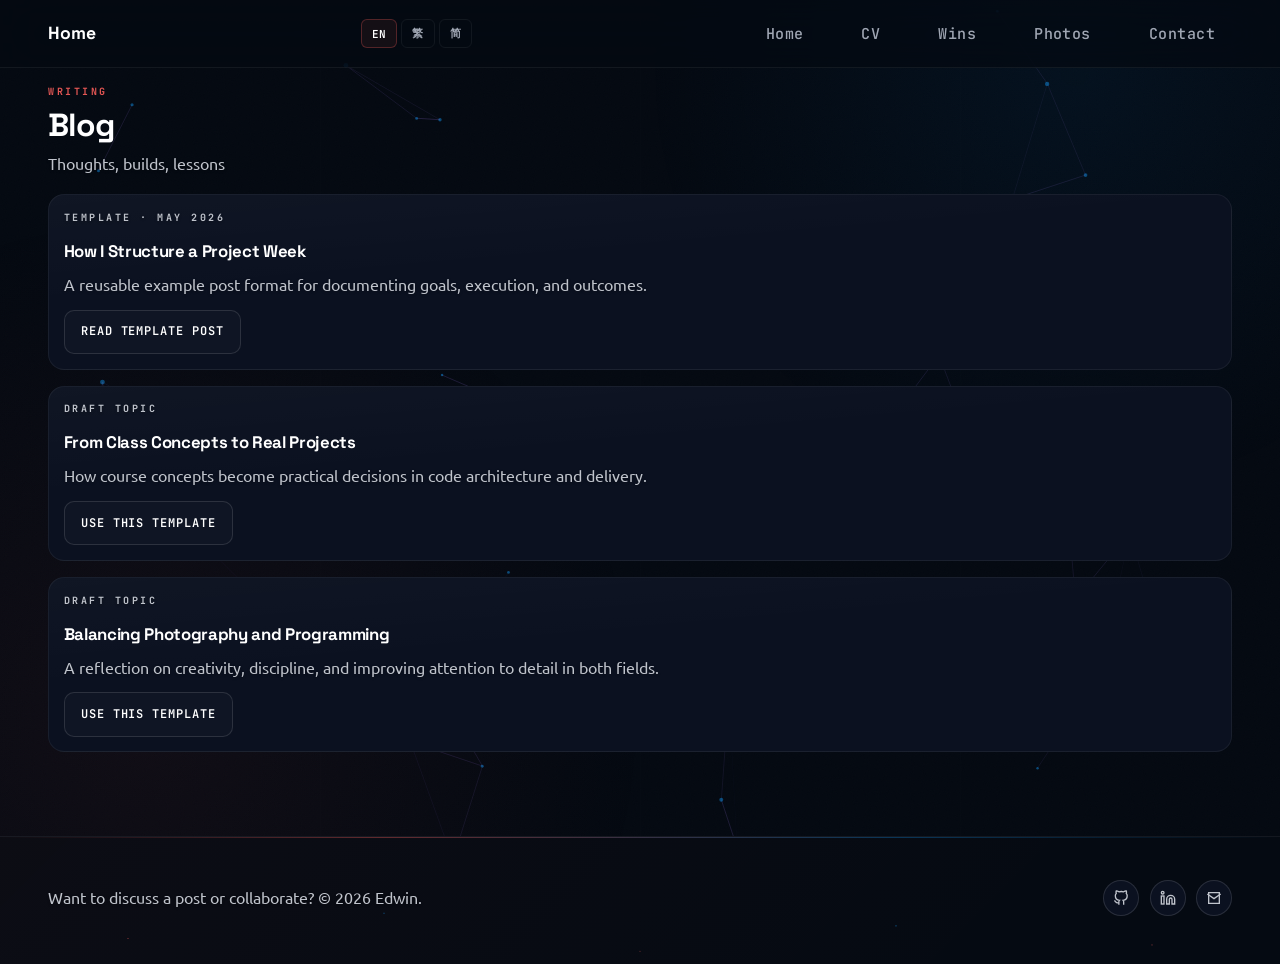
<file: blog.html>
<!DOCTYPE html>
<html lang="en">
<head>
    <meta name="description" content="Blog posts by Edwin on software projects and learning." data-i18n="meta.description">
    <meta name="keywords" content="Edwin, Blog, Software, Projects, Learning" data-i18n="meta.keywords">
    <link rel="icon" type="image/x-icon" href="images/logo.png">
    <link rel="apple-touch-icon" href="images/logo.png">
    <link rel="manifest" href="manifest.json">
    <link rel="stylesheet" href="styles.css">
    <meta property="og:type" content="website">
    <meta property="og:url" content="https://isfedwin.github.io/blog.html">
    <meta property="og:title" content="Edwin | Blog" data-i18n="blog.title">
    <meta property="og:description" content="Blog posts by Edwin on software projects and learning." data-i18n="meta.description">
    <meta property="og:image" content="https://isfedwin.github.io/images/logo.png">
    
    <!-- Twitter Card -->
    <meta name="twitter:card" content="summary_large_image">
    <meta name="twitter:title" content="Edwin | Blog" data-i18n="blog.title">
    <meta name="twitter:description" content="Blog posts by Edwin on software projects and learning." data-i18n="meta.description">
    <meta name="twitter:image" content="https://isfedwin.github.io/images/logo.png">
    
    <link rel="stylesheet" href="styles.css">
    <script src="i18n.js"></script>
    <script src="visual-effects.js" defer></script>
    <title>Edwin | Blog</title>
    
    <!-- JSON-LD Structured Data -->
    <script type="application/ld+json">
    {
        "@context": "https://schema.org",
        "@type": "Blog",
        "name": "Edwin's Blog",
        "description": "Blog posts by Edwin on software projects and learning.",
        "url": "https://isfedwin.github.io/blog.html",
        "author": {
            "@type": "Person",
            "name": "Edwin Fang",
            "url": "https://isfedwin.github.io/"
        }
    }
    </script>
</head>
<body class="site-body">
    <div class="geometric-accent" aria-hidden="true"></div>

    <header class="navbar">
        <div class="container">
            <a class="brand" href="index.html" data-i18n="nav.home">Edwin</a>
            <div class="nav-actions">
                <div class="lang-switcher" role="group" aria-label="Language selection">
                    <button class="lang-btn active" data-lang="en" aria-label="English">EN</button>
                    <button class="lang-btn" data-lang="zh-TW" aria-label="繁體中文">繁</button>
                    <button class="lang-btn" data-lang="zh-CN" aria-label="简体中文">简</button>
                </div>
                <button class="menu-toggle" aria-label="Toggle navigation menu" aria-expanded="false" aria-controls="nav-overlay">
                    <span></span>
                    <span></span>
                    <span></span>
                </button>
            </div>
            <div class="nav-overlay" id="nav-overlay" aria-hidden="true">
                <nav class="nav-links" aria-label="Primary">
                    <a href="index.html" data-i18n="nav.home">Home</a>
                    <a href="index.html#cv" data-i18n="nav.cv">CV</a>
                    <a href="index.html#accomplishments" data-i18n="nav.accomplishments">Accomplishments</a>
                    <a href="photography.html" data-i18n="nav.photography">Photography</a>
                    <!-- Blog link temporarily hidden (current page) -->
                    <!-- <a href="blog.html" aria-current="page" data-i18n="nav.blog">Blog</a> -->
                    <a href="#contact" data-i18n="nav.contact">Get in Contact</a>
                </nav>
            </div>
        </div>
    </header>

    <main class="section reveal">
        <div class="container">
            <p class="eyebrow" data-i18n="blog.eyebrow">Writing</p>
            <h1 data-i18n="blog.title">Blog</h1>
            <p class="section-intro" data-i18n="blog.subtitle">
                A space for project updates, technical reflections, and lessons from school and personal work.
            </p>

            <div class="blog-grid blog-list">
                <article class="blog-card">
                    <p class="blog-meta">Template · May 2026</p>
                    <h3>How I Structure a Project Week</h3>
                    <p>A reusable example post format for documenting goals, execution, and outcomes.</p>
                    <a class="btn btn-secondary" href="blog-template.html">Read template post</a>
                </article>
                <article class="blog-card">
                    <p class="blog-meta">Draft Topic</p>
                    <h3>From Class Concepts to Real Projects</h3>
                    <p>How course concepts become practical decisions in code architecture and delivery.</p>
                    <a class="btn btn-secondary" href="blog-template.html">Use this template</a>
                </article>
                <article class="blog-card">
                    <p class="blog-meta">Draft Topic</p>
                    <h3>Balancing Photography and Programming</h3>
                    <p>A reflection on creativity, discipline, and improving attention to detail in both fields.</p>
                    <a class="btn btn-secondary" href="blog-template.html">Use this template</a>
                </article>
            </div>
        </div>
    </main>

    <footer class="footer" id="contact">
        <div class="container footer-main">
            <p>Want to discuss a post or collaborate? © 2026 Edwin.</p>
            <div class="social-links" aria-label="Social media">
                <a href="https://github.com/ISFEdwin" target="_blank" rel="noopener noreferrer" aria-label="GitHub">
                    <svg viewBox="0 0 24 24" fill="none" stroke="currentColor" stroke-width="2"><path d="M9 19c-5 1.5-5-2.5-7-3m14 6v-3.9a3.4 3.4 0 0 0-.9-2.6c3-.3 6.2-1.5 6.2-6.8a5.3 5.3 0 0 0-1.4-3.7 4.9 4.9 0 0 0-.1-3.7s-1.2-.4-3.9 1.4a13.4 13.4 0 0 0-7 0C6.2.9 5 1.3 5 1.3a4.9 4.9 0 0 0-.1 3.7 5.3 5.3 0 0 0-1.4 3.7c0 5.3 3.2 6.5 6.2 6.8a3.4 3.4 0 0 0-.9 2.6V22"/></svg>
                </a>
                <a href="https://www.linkedin.com/in/yi-zhou-edwin-fang-989780273/" target="_blank" rel="noopener noreferrer" aria-label="LinkedIn">
                    <svg viewBox="0 0 24 24" fill="none" stroke="currentColor" stroke-width="2"><path d="M16 8a6 6 0 0 1 6 6v7h-4v-7a2 2 0 0 0-2-2 2 2 0 0 0-2 2v7h-4v-7a6 6 0 0 1 6-6z"/><rect x="2" y="9" width="4" height="12"/><circle cx="4" cy="4" r="2"/></svg>
                </a>
                <a data-email-protect="link" aria-label="Email">
                    <svg viewBox="0 0 24 24" fill="none" stroke="currentColor" stroke-width="2"><path d="M4 4h16v16H4z"/><path d="m22 6-10 7L2 6"/></svg>
                </a>
            </div>
        </div>
    </footer>
    <script src="email-protection.js"></script>
</body>
</html>

<script>
    // Register service worker for PWA with update handling
    if ('serviceWorker' in navigator) {
        window.addEventListener('load', () => {
            navigator.serviceWorker.register('./sw.js')
                .then(registration => {
                    console.log('[PWA] Service Worker registered with scope:', registration.scope);
                    
                    // Check for updates
                    registration.addEventListener('updatefound', () => {
                        const newWorker = registration.installing;
                        console.log('[PWA] New service worker found');
                        
                        newWorker.addEventListener('statechange', () => {
                            if (newWorker.state === 'installed' && navigator.serviceWorker.controller) {
                                // New version available
                                console.log('[PWA] New version available');
                                showUpdateNotification();
                            }
                        });
                    });
                })
                .catch(error => {
                    console.error('[PWA] Service Worker registration failed:', error);
                });
                
            // Listen for messages from service worker
            navigator.serviceWorker.addEventListener('message', event => {
                if (event.data && event.data.type === 'SW_UPDATED') {
                    console.log('[PWA] Service Worker updated to version:', event.data.version);
                }
            });
        });
    }
    
    // Show update notification
    function showUpdateNotification() {
        const toast = document.createElement('div');
        toast.className = 'update-toast';
        toast.innerHTML = `
            <span>New version available!</span>
            <button onclick="refreshPage()">Update Now</button>
        `;
        document.body.appendChild(toast);
        
        setTimeout(() => toast.classList.add('show'), 100);
    }
    
    // Refresh page to load new version
    function refreshPage() {
        if (navigator.serviceWorker && navigator.serviceWorker.controller) {
            navigator.serviceWorker.controller.postMessage({ type: 'SKIP_WAITING' });
        }
        window.location.reload();
    }
</script>
</file>
<file: styles.css>
@import url('https://fonts.googleapis.com/css2?family=Instrument+Serif:ital@1&family=Inter:wght@300;400;500;600;700;800;900&family=JetBrains+Mono:wght@400;500;700&family=Space+Grotesk:wght@400;500;700&display=swap');
@import url('https://fonts.googleapis.com/css2?family=Ubuntu:ital,wght@0,300;0,400;0,500;0,700;1,300;1,400;1,500;1,700&display=swap');

:root {
    --bg: #050a12;
    --bg-card: #0b1120;
    --bg-card-2: #101828;
    --red: #e35654;
    --orange: #f26d30;
    --blue: #1098f7;
    --green: #58bc82;
    --purple: #a882ff;
    --white: #ffffff;
    --gray-50: #f7f9fc;
    --gray-100: #e5e9f0;
    --gray-200: #c0c4cc;
    --gray-300: #a0a7b4;
    --gray-400: #767c88;
    --gray-500: #565c68;
    --gray-600: #424856;
    --gray-700: #2b3342;
    --gray-800: #1c2432;
    --border: rgba(255, 255, 255, 0.06);
    --border-h: rgba(255, 255, 255, 0.12);
    --radius: 10px;
    --radius-lg: 16px;
    --max-w: 1400px;
    --hero-name-min: 68px;
    --hero-name-max: 120px;
    --hero-line-offset: 120%;
    --pulse-duration: 2s;
    --font: 'Ubuntu', sans-serif;
    --font-display: 'Space Grotesk', sans-serif;
    --font-serif: 'Instrument Serif', serif;
    --mono: 'JetBrains Mono', monospace;
    --ease: cubic-bezier(0.22, 1, 0.36, 1);
}

* {
    box-sizing: border-box;
    word-break: break-word;
    overflow-wrap: break-word;
}

html {
    scroll-behavior: smooth;
    text-rendering: optimizeLegibility;
}

html[lang="zh-TW"],
html[lang="zh-CN"] {
    font-family: var(--font), "Noto Sans CJK TC", "PingFang TC", "Microsoft JhengHei", sans-serif;
}

html[lang="zh-CN"] {
    font-family: var(--font), "Noto Sans CJK SC", "PingFang SC", "Microsoft YaHei", sans-serif;
}

body {
    margin: 0;
    font-family: var(--font);
    background: var(--bg);
    color: var(--gray-200);
    line-height: 1.6;
}

.site-body {
    position: relative;
    min-height: 100vh;
    overflow-x: hidden;
}

.site-loading .navbar,
.site-loading main,
.site-loading .footer {
    opacity: 0;
    transform: translateY(18px);
}

.site-ready .navbar,
.site-ready main,
.site-ready .footer {
    opacity: 1;
    transform: translateY(0);
    transition: opacity 0.65s var(--ease), transform 0.65s var(--ease);
}

.site-ready .navbar {
    transition-delay: 0.06s;
}

.site-ready main {
    transition-delay: 0.14s;
}

.site-ready .footer {
    transition-delay: 0.2s;
}

.site-body::after {
    content: '';
    position: fixed;
    inset: 0;
    z-index: -1;
    pointer-events: none;
    opacity: 0.012;
    background-image: 
        radial-gradient(circle at 50% 50%, rgba(255, 255, 255, 0.03) 1px, transparent 1px),
        url("data:image/svg+xml,%3Csvg xmlns='http://www.w3.org/2000/svg' width='220' height='220' viewBox='0 0 220 220'%3E%3Cfilter id='n'%3E%3CfeTurbulence type='fractalNoise' baseFrequency='0.92' numOctaves='2' stitchTiles='stitch'/%3E%3C/filter%3E%3Crect width='220' height='220' filter='url(%23n)'/%3E%3C/svg%3E");
    background-size: 24px 24px, 220px 220px;
}

#constellation {
    position: fixed;
    inset: 0;
    width: 100vw;
    height: 100vh;
    z-index: -4;
    pointer-events: none;
}

.grid-lines {
    position: fixed;
    inset: 0;
    z-index: -3;
    pointer-events: none;
}

.grid-lines .v-line {
    position: absolute;
    top: 0;
    bottom: 0;
    width: 1px;
    background: rgba(255, 255, 255, 0.008);
}

.grid-lines .v-line:nth-child(1) {
    left: 25%;
}

.grid-lines .v-line:nth-child(2) {
    left: 50%;
}

.grid-lines .v-line:nth-child(3) {
    left: 75%;
}

.geometric-accent {
    position: fixed;
    inset: 0;
    z-index: -2;
    pointer-events: none;
    background:
        radial-gradient(circle at 84% 8%, rgba(16, 152, 247, 0.06), transparent 32%),
        radial-gradient(circle at 11% 80%, rgba(227, 86, 84, 0.06), transparent 38%);
    animation: accent-drift 20s ease-in-out infinite alternate;
}

.container {
    width: min(var(--max-w), calc(100% - 96px));
    margin: 0 auto;
}

main {
    padding-top: 86px;
}

.navbar {
    position: fixed;
    top: 0;
    left: 0;
    right: 0;
    z-index: 30;
    height: 68px;
    border-bottom: 1px solid var(--border);
    background: rgba(5, 10, 18, 0.75);
    backdrop-filter: blur(24px) saturate(1.2);
}

.navbar .container {
    display: flex;
    justify-content: space-between;
    align-items: center;
    height: 100%;
}

.brand {
    color: var(--white);
    font-family: var(--font-display);
    font-size: 1.1rem;
    font-weight: 700;
    text-decoration: none;
}

.nav-links {
    display: flex;
    gap: 0.5rem;
    align-items: center;
}

/* Nav actions: container for lang-switcher + menu-toggle */
.nav-actions {
    display: flex;
    align-items: center;
    gap: 12px;
}

/* Language dropdown (mobile) */
.lang-dropdown {
    display: none;
    position: relative;
}

.lang-dropdown-btn {
    display: flex;
    align-items: center;
    gap: 4px;
    padding: 6px 10px;
    border: 1px solid var(--border);
    border-radius: 6px;
    background: var(--bg-card);
    color: var(--gray-300);
    font-size: 12px;
    font-weight: 500;
    cursor: pointer;
    transition: all 0.2s var(--ease);
}

.lang-dropdown-btn:hover,
.lang-dropdown-btn:focus-visible {
    border-color: var(--border-h);
    color: var(--white);
}

.lang-dropdown-btn.active svg {
    transform: rotate(180deg);
}

.lang-dropdown-menu {
    display: none;
    position: absolute;
    top: calc(100% + 4px);
    right: 0;
    min-width: 140px;
    background: var(--bg-card);
    border: 1px solid var(--border);
    border-radius: 8px;
    padding: 4px;
    z-index: 40;
    box-shadow: 0 8px 24px rgba(0, 0, 0, 0.3);
}

.lang-dropdown-menu.active {
    display: block;
}

.lang-dropdown-item {
    display: block;
    width: 100%;
    padding: 8px 12px;
    border: none;
    background: none;
    color: var(--gray-300);
    font-size: 13px;
    text-align: left;
    cursor: pointer;
    border-radius: 6px;
    transition: all 0.15s var(--ease);
}

.lang-dropdown-item:hover,
.lang-dropdown-item:focus-visible {
    background: rgba(255, 255, 255, 0.06);
    color: var(--white);
}

.lang-dropdown-item.active {
    color: var(--red);
    background: rgba(227, 86, 84, 0.08);
}

.nav-links a {
    text-decoration: none;
    color: var(--gray-300);
    font-family: var(--mono);
    font-size: 13px;
    font-weight: 500;
    letter-spacing: 0.03em;
    padding: 0.5rem 0.75rem;
    border-radius: 8px;
    border: 1px solid transparent;
    transition: color 0.28s var(--ease), background-color 0.28s var(--ease), border-color 0.28s var(--ease);
}

.nav-links a:hover,
.nav-links a:focus-visible {
    color: var(--white);
    background: rgba(255, 255, 255, 0.04);
    border-color: var(--border);
}

.nav-links a[aria-current='page'] {
    color: var(--white);
    background: rgba(255, 255, 255, 0.05);
    border-color: var(--border-h);
}

.hero {
    padding: 96px 0;
}

.hero-layout {
    display: grid;
    grid-template-columns: 1fr 420px;
    gap: 56px;
    align-items: center;
}

.hero-content {
    order: 1;
}

.load-in {
    opacity: 0;
    transform: translateY(18px);
}

.site-ready .load-in {
    opacity: 1;
    transform: translateY(0);
    transition: opacity 0.58s var(--ease), transform 0.58s var(--ease);
    transition-delay: var(--load-delay, 0ms);
}

.hero-tag {
    display: inline-flex;
    align-items: center;
    gap: 0.6rem;
    border: 1px solid rgba(227, 86, 84, 0.15);
    border-radius: 999px;
    padding: 0.42rem 0.76rem;
    margin-bottom: 1rem;
    background: rgba(227, 86, 84, 0.06);
    color: var(--gray-100);
    font-family: var(--mono);
    font-size: 11px;
    letter-spacing: 0.11em;
    text-transform: uppercase;
}

.hero-tag-dot {
    width: 8px;
    height: 8px;
    border-radius: 999px;
    background: var(--red);
    animation: pulse-dot var(--pulse-duration) infinite var(--ease);
}

.eyebrow,
.blog-meta {
    margin: 0;
    color: var(--red);
    font-family: var(--mono);
    font-size: 10px;
    font-weight: 700;
    letter-spacing: 2.5px;
    text-transform: uppercase;
}

h1,
h2,
h3 {
    margin: 0;
    color: var(--white);
    font-family: var(--font-display);
    letter-spacing: -0.03em;
}

.hero-name {
    margin: 0.35rem 0 1rem;
    font-size: clamp(var(--hero-name-min), 9vw, var(--hero-name-max));
    line-height: 0.94;
}

.hero-name .line {
    display: block;
    overflow: hidden;
}

.hero-name .line-inner {
    display: block;
    transform: translateY(var(--hero-line-offset));
    transition: transform 0.75s var(--ease);
}

.hero-name .line:nth-child(2) .line-inner {
    transition-delay: 0.12s;
}

.site-ready .hero-name .line-inner {
    transform: translateY(0);
}

.hero-role {
    margin: 0 0 0.65rem;
    color: var(--gray-300);
    font-family: var(--mono);
    font-size: 11px;
    letter-spacing: 0.14em;
    text-transform: uppercase;
}

.lead,
.section-intro,
.card p,
.photo-card p,
.blog-card p,
.blog-article p,
.footer p,
.footer a {
    color: var(--gray-200);
    text-shadow: 0 1px 3px rgba(0, 0, 0, 0.3);
}

.footer a:hover {
    text-shadow: 0 0 8px rgba(227, 86, 84, 0.3);
}

.lead {
    margin: 0 0 1rem;
    max-width: 64ch;
}

.cta-group {
    display: flex;
    gap: 0.55rem;
    flex-wrap: wrap;
}

.btn {
    position: relative;
    overflow: hidden;
    isolation: isolate;
    display: inline-flex;
    align-items: center;
    justify-content: center;
    border: 1px solid var(--border-h);
    border-radius: var(--radius);
    padding: 0.72rem 1rem;
    text-decoration: none;
    font-family: var(--mono);
    font-size: 12px;
    font-weight: 600;
    letter-spacing: 0.08em;
    text-transform: uppercase;
    color: var(--white);
    background: rgba(255, 255, 255, 0.02);
    transition: transform 0.3s var(--ease), border-color 0.3s var(--ease), box-shadow 0.3s var(--ease), color 0.3s var(--ease);
}

.btn::before {
    content: '';
    position: absolute;
    inset: 0;
    z-index: -1;
    background: var(--red);
    transform: translateX(-101%);
    transition: transform 0.38s var(--ease);
}

.btn:hover::before,
.btn:focus-visible::before {
    transform: translateX(0);
}

.btn:hover,
.btn:focus-visible {
    transform: translateY(-2px);
    border-color: rgba(227, 86, 84, 0.35);
    box-shadow: 0 0 0 1px rgba(227, 86, 84, 0.2), 0 14px 28px rgba(227, 86, 84, 0.2);
}

.btn-primary {
    border-color: rgba(227, 86, 84, 0.48);
}

.btn-secondary {
    border-color: var(--border-h);
}

.hero-portrait {
    order: 2;
    position: relative;
    padding: 12px;
    border: 1px dashed rgba(255, 255, 255, 0.22);
    border-radius: var(--radius-lg);
    background: rgba(16, 24, 40, 0.55);
}

.hero-portrait::before {
    content: 'PROFILE';
    position: absolute;
    top: -11px;
    left: 16px;
    border: 1px solid var(--border-h);
    border-radius: 999px;
    padding: 0.2rem 0.5rem;
    background: var(--bg);
    color: var(--gray-300);
    font-family: var(--mono);
    font-size: 10px;
    letter-spacing: 0.12em;
}

.hero-portrait img {
    display: block;
    width: 100%;
    height: auto;
    border-radius: 12px;
    border: 1px solid var(--border);
}

/* Blur-up image loading */
.hero-img-blurup {
    filter: blur(12px);
    transform: scale(1.08);
    transition: filter 0.7s ease, transform 0.7s ease;
}
.hero-img-blurup.loaded {
    filter: blur(0);
    transform: scale(1);
}

.section {
    padding: 84px 0;
    position: relative;
}

.section h2 {
    margin-bottom: 0.45rem;
    font-size: clamp(40px, 5vw, 68px);
    font-weight: 700;
}

.section-intro {
    margin: 0 0 1.1rem;
    max-width: 72ch;
}

.card-grid,
.blog-grid,
.photo-grid {
    display: grid;
    gap: 1.25rem;
}

.card-grid {
    grid-template-columns: repeat(auto-fit, minmax(280px, 1fr));
}

.blog-grid {
    grid-template-columns: repeat(auto-fit, minmax(300px, 1fr));
}

.blog-list {
    grid-template-columns: 1fr;
    gap: 1rem;
}

.photo-grid {
    grid-template-columns: repeat(auto-fit, minmax(280px, 1fr));
}

/* Grid utility classes for block-based layouts */
.grid-2 {
    display: grid;
    grid-template-columns: repeat(2, 1fr);
    gap: 1.5rem;
}

.grid-3 {
    display: grid;
    grid-template-columns: repeat(3, 1fr);
    gap: 1.25rem;
}

.grid-4 {
    display: grid;
    grid-template-columns: repeat(4, 1fr);
    gap: 1rem;
}

/* ===== Experience List ===== */
.experience-list {
    display: flex;
    flex-direction: column;
    gap: 1.5rem;
    margin-top: 2rem;
}

.experience-item {
    display: flex;
    gap: 1.5rem;
    padding: 1.5rem;
    background: var(--bg-card);
    border: 1px solid var(--border);
    border-radius: var(--radius-lg);
    align-items: flex-start;
    transition: border-color 0.3s var(--ease), box-shadow 0.3s var(--ease);
}

.experience-item:hover {
    border-color: rgba(227, 86, 84, 0.3);
    box-shadow: 0 4px 20px rgba(227, 86, 84, 0.06);
}

.experience-item.reveal:not(.is-visible) {
    opacity: 0;
    transform: translateY(12px);
}

.experience-item.reveal.is-visible {
    opacity: 1;
    transform: translateY(0);
    transition: opacity 0.5s var(--ease), transform 0.5s var(--ease);
}

.experience-item.reveal.is-visible:nth-child(1) { transition-delay: 0.1s; }
.experience-item.reveal.is-visible:nth-child(2) { transition-delay: 0.2s; }
.experience-item.reveal.is-visible:nth-child(3) { transition-delay: 0.3s; }
.experience-item.reveal.is-visible:nth-child(4) { transition-delay: 0.4s; }
.experience-item.reveal.is-visible:nth-child(5) { transition-delay: 0.5s; }

.experience-date {
    font-family: var(--mono);
    font-size: 11px;
    color: var(--gray-400);
    white-space: nowrap;
    padding: 4px 10px;
    background: rgba(255, 255, 255, 0.04);
    border: 1px solid var(--border);
    border-radius: 6px;
    flex-shrink: 0;
    line-height: 1.6;
}

.experience-content {
    flex: 1;
}

.experience-content h3 {
    font-size: 1.1rem;
    font-weight: 600;
    margin-bottom: 0.25rem;
    color: var(--white);
}

.experience-org {
    font-size: 0.85rem;
    color: var(--gray-400);
    margin-bottom: 0.75rem;
}

.experience-content p:last-child {
    font-size: 0.9rem;
    line-height: 1.6;
    color: var(--gray-300);
}

@media (max-width: 640px) {
    .experience-item {
        flex-direction: column;
        gap: 0.75rem;
    }
}

@media (max-width: 900px) {
    .grid-2,
    .grid-3,
    .grid-4 {
        grid-template-columns: repeat(auto-fit, minmax(260px, 1fr));
    }
}

@media (max-width: 640px) {
    .grid-2,
    .grid-3,
    .grid-4 {
        grid-template-columns: 1fr;
    }
}

.card,
.blog-card,
.photo-card,
.blog-article {
    position: relative;
    overflow: hidden;
    background: var(--bg-card);
    border: 1px solid var(--border);
    border-radius: var(--radius-lg);
    transition: transform 0.42s var(--ease), border-color 0.42s var(--ease), box-shadow 0.42s var(--ease), background-color 0.42s var(--ease);
    /* Subtle gradient overlay for depth */
    background-image: linear-gradient(175deg, rgba(255, 255, 255, 0.02), transparent 40%);
}

/* Hover effect for block-based cards */
.card:hover,
.blog-card:hover,
.photo-card:hover {
    transform: translateY(-8px);
    border-color: rgba(255, 255, 255, 0.12);
    box-shadow: 
        0 22px 44px rgba(0, 0, 0, 0.4),
        0 0 0 1px rgba(255, 255, 255, 0.05) inset;
    background-color: var(--bg-card-2);
}

.card::after,
.blog-card::after,
.photo-card::after {
    content: '';
    position: absolute;
    left: 0;
    right: 100%;
    bottom: 0;
    height: 2px;
    background: var(--red);
    transition: right 0.35s var(--ease);
}

.card:hover,
.blog-card:hover,
.photo-card:hover {
    transform: translateY(-6px);
    border-color: var(--border-h);
    box-shadow: 0 18px 30px rgba(0, 0, 0, 0.3);
}

.card:hover::after,
.blog-card:hover::after,
.photo-card:hover::after {
    right: 0;
}

.card,
.blog-card {
    padding: 0.92rem;
}

.card h3,
.blog-card h3 {
    margin: 0.12rem 0 0.45rem;
    font-size: 1.05rem;
    letter-spacing: -0.02em;
}

.card p {
    margin: 0;
}

.blog-card p {
    margin: 0 0 0.75rem;
}

.photo-card {
    border-radius: var(--radius-lg);
}

.photo-card img {
    width: 100%;
    height: 240px;
    object-fit: cover;
    display: block;
}

.photo-card p {
    margin: 0;
    padding: 0.95rem 1rem 1rem;
}

.blog-article {
    padding: 1.5rem;
    max-width: 860px;
}

.blog-article h2 {
    margin: 1.3rem 0 0.45rem;
    font-size: clamp(30px, 3.7vw, 44px);
}

.blog-article .section-intro {
    margin-top: 0.8rem;
}

/* ===== Ocean Wave Transition ===== */
.ocean-waves {
    position: relative;
    height: 140px;
    margin-top: -70px;
    margin-bottom: -70px;
    z-index: 2;
    pointer-events: none;
    overflow: hidden;
}

@keyframes waveReveal {
    0%   { opacity: 0; transform: translateY(10px); }
    100% { opacity: 1; transform: translateY(0); }
}

.wave-layer {
    position: absolute;
    bottom: 0;
    left: 0;
    width: 100%;
    height: 100%;
    overflow: hidden;
}

.wave-layer svg {
    position: absolute;
    bottom: 0;
    left: 0;
    width: 200%;
    height: 100%;
}

.wave-back svg {
    animation: waveDrift 18s linear infinite;
    opacity: 0.9;
}

.wave-mid svg {
    animation: waveDrift 13s linear infinite reverse;
    opacity: 0.9;
}

.wave-front svg {
    animation: waveDrift 9s linear infinite;
    opacity: 0.8;
}

@keyframes waveDrift {
    0%   { transform: translateX(0); }
    100% { transform: translateX(-50%); }
}

/* ===== Footer Ocean Wave Canvas ===== */
#footer-ocean {
    position: absolute;
    top: 0;
    left: 0;
    width: 100%;
    height: 100%;
    pointer-events: none;
    z-index: 0;
    display: block;
}

/* ===== Footer ===== */
.footer {
    margin-top: 0;
    border-top: 1px solid var(--border);
    padding: 2rem 0 2rem;
    min-height: 128px;
    background: 
        linear-gradient(135deg, rgba(227, 86, 84, 0.03) 0%, transparent 40%), 
        linear-gradient(225deg, rgba(16, 152, 247, 0.02) 0%, transparent 40%), 
        var(--bg);
    background-size: 200% 200%, 200% 200%;
    animation: footerGradientShift 12s ease-in-out infinite;
    position: relative;
    z-index: 3;
    overflow: hidden;
}

.compact-cta {
    padding: 1rem 0 0;
}

.footer-main {
    display: flex;
    justify-content: space-between;
    gap: 1rem;
    align-items: center;
    flex-wrap: wrap;
    position: relative;
    z-index: 1;
}

.social-links {
    display: flex;
    gap: 0.65rem;
}

.social-links a {
    width: 36px;
    height: 36px;
    border-radius: 999px;
    border: 1px solid var(--border-h);
    display: grid;
    place-items: center;
    color: var(--gray-200);
    background: var(--bg-card);
    transition: transform 0.3s var(--ease), border-color 0.3s var(--ease), color 0.3s var(--ease), background-color 0.3s var(--ease);
}

.social-links a:hover {
    transform: translateY(-2px);
    border-color: rgba(227, 86, 84, 0.5);
    color: var(--white);
    background: rgba(227, 86, 84, 0.12);
}

.social-links svg {
    width: 16px;
    height: 16px;
}

.simple-center {
    min-height: 100vh;
    display: grid;
    place-items: center;
    text-align: center;
    padding: 2rem;
}

.simple-center h1 {
    margin: 0.55rem 0 0.75rem;
}

.reveal {
    opacity: 0;
    transform: translateY(28px) scale(0.98);
    transition: opacity 0.7s var(--ease), transform 0.7s var(--ease);
}

.reveal.is-visible {
    opacity: 1;
    transform: translateY(0) scale(1);
}

/* Staggered animations for cards */
.reveal .card:nth-child(1),
.reveal .blog-card:nth-child(1),
.reveal .photo-card:nth-child(1) {
    transition-delay: 0.05s;
}

.reveal .card:nth-child(2),
.reveal .blog-card:nth-child(2),
.reveal .photo-card:nth-child(2) {
    transition-delay: 0.15s;
}

.reveal .card:nth-child(3),
.reveal .blog-card:nth-child(3),
.reveal .photo-card:nth-child(3) {
    transition-delay: 0.25s;
}

.reveal .card:nth-child(4),
.reveal .blog-card:nth-child(4),
.reveal .photo-card:nth-child(4) {
    transition-delay: 0.35s;
}

.reveal .card:nth-child(5),
.reveal .card:nth-child(6) {
    transition-delay: 0.45s;
}

/* Section headers animation */
.reveal > h2,
.reveal > .eyebrow,
.reveal > .section-intro,
.reveal > .hero-tag,
.reveal > .hero-name,
.reveal > .hero-role,
.reveal > .lead,
.reveal > .cta-group {
    opacity: 0;
    transform: translateY(20px);
    transition: opacity 0.6s var(--ease), transform 0.6s var(--ease);
}

.reveal.is-visible > h2,
.reveal.is-visible > .eyebrow,
.reveal.is-visible > .section-intro {
    opacity: 1;
    transform: translateY(0);
}

.reveal.is-visible > .eyebrow {
    transition-delay: 0.1s;
}

.reveal.is-visible > h2 {
    transition-delay: 0.2s;
}

.reveal.is-visible > .section-intro {
    transition-delay: 0.3s;
}

/* Hero section special animations */
.reveal.is-visible > .hero-tag {
    opacity: 1;
    transform: translateY(0);
    transition-delay: 0.1s;
}

.reveal.is-visible > .hero-name {
    opacity: 1;
    transform: translateY(0);
    transition-delay: 0.25s;
}

.reveal.is-visible > .hero-role {
    opacity: 1;
    transform: translateY(0);
    transition-delay: 0.35s;
}

.reveal.is-visible > .lead {
    opacity: 1;
    transform: translateY(0);
    transition-delay: 0.45s;
}

.reveal.is-visible > .cta-group {
    opacity: 1;
    transform: translateY(0);
    transition-delay: 0.55s;
}

@keyframes pulse-dot {
    0% {
        box-shadow: 0 0 0 0 rgba(227, 86, 84, 0.55);
    }

    100% {
        box-shadow: 0 0 0 10px rgba(227, 86, 84, 0);
    }
}

@keyframes accent-drift {
    0% {
        filter: saturate(100%);
        transform: translate3d(0, 0, 0) scale(1);
    }

    100% {
        filter: saturate(118%);
        transform: translate3d(0, -10px, 0) scale(1.03);
    }
}

@media (max-width: 1080px) {
    .container {
        width: min(var(--max-w), calc(100% - 56px));
    }

    .hero-layout {
        grid-template-columns: 1fr;
        gap: 2.2rem;
    }

    .hero-content,
    .hero-portrait {
        order: initial;
    }

    .hero-portrait {
        max-width: 460px;
    }
}

@media (max-width: 700px) {
    .container {
        width: min(var(--max-w), calc(100% - 32px));
    }

    .navbar {
        height: auto;
        min-height: 68px;
        padding: 0.55rem 0;
    }

    main {
        padding-top: 94px;
    }

    .navbar .container {
        flex-direction: column;
        align-items: flex-start;
        gap: 0.5rem;
    }

    .nav-links {
        flex-wrap: wrap;
    }

    .section,
    .hero {
        padding: 72px 0;
    }

    .hero-name {
        font-size: clamp(54px, 18vw, 84px);
    }

    .hero-portrait img {
        min-height: 360px;
    }
}

@media (prefers-reduced-motion: reduce) {
    *,
    *::before,
    *::after {
        animation: none !important;
        transition: none !important;
    }

    .reveal {
        opacity: 1;
        transform: none;
    }
}

/* ===== Mobile Hamburger Menu ===== */
.menu-toggle {
    display: none;
    flex-direction: column;
    justify-content: center;
    gap: 5px;
    width: 44px;
    height: 44px;
    padding: 10px;
    background: transparent;
    border: 1px solid var(--border-h);
    border-radius: 8px;
    cursor: pointer;
    z-index: 35;
    transition: border-color 0.3s var(--ease);
}

.menu-toggle:hover,
.menu-toggle:focus-visible {
    border-color: rgba(227, 86, 84, 0.5);
}

.menu-toggle span {
    display: block;
    width: 100%;
    height: 2px;
    background: var(--gray-200);
    border-radius: 2px;
    transition: transform 0.35s var(--ease), opacity 0.25s var(--ease), background-color 0.3s var(--ease);
    transform-origin: center;
}

.menu-toggle.active span:nth-child(1) {
    transform: translateY(7px) rotate(45deg);
}

.menu-toggle.active span:nth-child(2) {
    opacity: 0;
    transform: scaleX(0);
}

.menu-toggle.active span:nth-child(3) {
    transform: translateY(-7px) rotate(-45deg);
}

.menu-toggle.active {
    border-color: rgba(227, 86, 84, 0.5);
}

.menu-toggle.active span {
    background: var(--red);
}

/* Mobile menu overlay */
.nav-overlay {
    display: none;
    /* position/size set by media query */
    z-index: 25;
    background: rgba(5, 10, 18, 0.97);
    backdrop-filter: blur(32px) saturate(1.2);
    padding: 4.5rem 1.5rem 2rem;
    opacity: 0;
    transition: opacity 0.35s var(--ease);
    overflow-y: hidden;
}

@media (min-width: 769px) {
    .nav-overlay {
        /* Desktop: nav-overlay sits inline, not fixed */
        position: static;
        display: flex !important;
        opacity: 1;
        padding: 0;
        background: none;
        backdrop-filter: none;
        overflow: visible;
    }
}

.nav-overlay.active {
    display: flex;
    flex-direction: column;
    opacity: 1;
}

.nav-overlay .nav-links {
    flex-direction: column;
    gap: 0.5rem;
    width: 100%;
}

.nav-overlay .nav-links a {
    font-size: 15px;
    padding: 0.85rem 1rem;
    border-radius: 10px;
    border: 1px solid transparent;
    transition: all 0.28s var(--ease);
}

.nav-overlay .nav-links a:hover,
.nav-overlay .nav-links a:focus-visible {
    background: rgba(255, 255, 255, 0.06);
    border-color: var(--border-h);
    color: var(--white);
    transform: translateX(4px);
}

.nav-overlay .nav-links a[aria-current='page'] {
    background: rgba(227, 86, 84, 0.08);
    border-color: rgba(227, 86, 84, 0.3);
    color: var(--white);
}

/* ===== Enhanced Mobile Responsiveness ===== */

/* Large tablets and small desktops */
@media (max-width: 1080px) {
    .container {
        width: min(var(--max-w), calc(100% - 64px));
    }

    .hero-layout {
        grid-template-columns: 1fr;
        gap: 2.2rem;
    }

    .hero-content,
    .hero-portrait {
        order: initial;
    }

    .hero-portrait {
        max-width: 460px;
        margin: 0 auto;
    }
}

/* Tablets */
@media (max-width: 768px) {
    :root {
        --hero-name-min: 48px;
        --hero-name-max: 84px;
    }

    .container {
        width: min(var(--max-w), calc(100% - 56px));
    }

    .menu-toggle {
        display: flex;
    }

    .navbar .container {
        flex-direction: row;
        justify-content: space-between;
    }

    .navbar .nav-links {
        display: none;
    }

    .nav-overlay.active .nav-links {
        display: flex;
    }

    .nav-overlay {
        position: fixed;
        top: 0;
        left: 0;
        right: 0;
        bottom: 0;
        height: 100vh;
        height: 100dvh;
        overscroll-behavior: contain;
        overflow-y: auto;
    }

    main {
        padding-top: 68px;
    }

    .hero {
        padding: 64px 0;
    }

    .hero-layout {
        gap: 1.8rem;
    }

    .hero-portrait {
        max-width: 380px;
        padding: 10px;
    }

    .hero-portrait img {
        min-height: 300px;
    }

    .hero-portrait::before {
        font-size: 9px;
        padding: 0.15rem 0.4rem;
    }

    .section {
        padding: 64px 0;
    }

    .section h2 {
        margin-bottom: 0.35rem;
    }

    .card-grid,
    .blog-grid,
    .photo-grid {
        grid-template-columns: repeat(auto-fit, minmax(240px, 1fr));
        gap: 0.75rem;
    }

    .card,
    .blog-card {
        padding: 0.75rem;
    }

    .cta-group {
        gap: 0.45rem;
    }

    .btn {
        padding: 0.65rem 0.85rem;
        font-size: 11px;
    }

    .footer-main {
        flex-direction: column;
        text-align: center;
        gap: 1.2rem;
    }

    .photo-card img {
        height: 200px;
    }
}

/* Large phones */
@media (max-width: 600px) {
    :root {
        --hero-name-min: 40px;
        --hero-name-max: 64px;
    }

    .container {
        width: min(var(--max-w), calc(100% - 48px));
    }

    .hero {
        padding: 48px 0;
    }

    .hero-tag {
        font-size: 10px;
        padding: 0.35rem 0.65rem;
    }

    .hero-role {
        font-size: 10px;
    }

    .lead {
        font-size: 14px;
        max-width: 100%;
    }

    .section {
        padding: 56px 0;
    }

    .section-intro {
        font-size: 14px;
    }

    .card-grid,
    .blog-grid,
    .photo-grid {
        grid-template-columns: 1fr;
        gap: 0.65rem;
    }

    .card h3,
    .blog-card h3 {
        font-size: 0.95rem;
    }

    .blog-grid.blog-list {
        gap: 0.65rem;
    }

    .cta-group {
        flex-direction: column;
        width: 100%;
    }

    .cta-group .btn {
        width: 100%;
        text-align: center;
    }

    .photo-card img {
        height: 240px;
    }

    .blog-article {
        padding: 1.2rem;
    }

    .social-links {
        gap: 0.5rem;
    }

    .social-links a {
        width: 40px;
        height: 40px;
    }
}

/* Small phones */
@media (max-width: 380px) {
    :root {
        --hero-name-min: 34px;
        --hero-name-max: 52px;
    }

    .container {
        width: min(var(--max-w), calc(100% - 40px));
    }

    .brand {
        font-size: 1rem;
    }

    .nav-overlay {
        padding: 4rem 1rem 1.5rem;
    }

    .nav-overlay .nav-links a {
        font-size: 14px;
        padding: 0.7rem 0.85rem;
    }

    .hero-tag {
        font-size: 9px;
        padding: 0.3rem 0.55rem;
    }

    .hero-portrait {
        padding: 8px;
    }

    .hero-portrait img {
        min-height: 260px;
    }

    .section h2 {
        font-size: clamp(32px, 8vw, 48px);
    }

    .card,
    .blog-card {
        padding: 0.65rem;
    }

    .btn {
        padding: 0.6rem 0.75rem;
        font-size: 10px;
    }

    .photo-card img {
        height: 200px;
    }
}

/* Touch target optimization */
@media (hover: none) and (pointer: coarse) {
    .btn,
    .nav-links a,
    .social-links a {
        min-height: 44px;
        min-width: 44px;
    }

    .nav-links a {
        padding: 0.6rem 0.75rem;
    }

    .social-links a {
        width: 44px;
        height: 44px;
    }

    input,
    textarea,
    select {
        font-size: 16px !important; /* Prevent iOS zoom */
    }
}

/* Landscape phone optimization */
@media (max-height: 500px) and (orientation: landscape) {
    .hero {
        padding: 32px 0;
    }

    .hero-layout {
        gap: 1.2rem;
    }

    .hero-portrait img {
        min-height: 200px;
        max-height: 280px;
    }

    .nav-overlay {
        padding: 1rem 1.5rem;
    }

    .nav-overlay .nav-links a {
        padding: 0.6rem 1rem;
    }
}

/* Print styles */
@media print {
    .navbar,
    .geometric-accent,
    .grid-lines,
    #constellation,
    .nav-overlay,
    .menu-toggle,
    .lang-switcher,
    .cta-group,
    .social-links,
    .hero-tag,
    .blog-card .btn {
        display: none !important;
    }

    body {
        background: white;
        color: black;
    }

    .site-body::after {
        display: none;
    }

    .card,
    .blog-card,
    .photo-card {
        background: white;
        border: 1px solid #ccc;
    }

    h1, h2, h3 {
        color: black;
    }
}

/* ===== Performance Optimizations ===== */
/* Lazy loading image transition */
img[loading="lazy"] {
    opacity: 0;
    transition: opacity 0.4s var(--ease);
}

img[loading="lazy"].loaded {
    opacity: 1;
}

/* Prevent layout shift */
img, video, iframe {
    max-width: 100%;
    height: auto;
}

/* Optimize font loading */
@font-face {
    font-family: 'Inter';
    font-display: swap;
}

@font-face {
    font-family: 'Space Grotesk';
    font-display: swap;
}

@font-face {
    font-family: 'JetBrains Mono';
    font-display: swap;
}

/* ===== Language Transition ===== */
.lang-transitioning * {
    transition: none !important;
}

/* Smooth text replacement */
[data-i18n] {
    transition: opacity 0.2s ease;
}

.lang-transitioning [data-i18n] {
    opacity: 0.7;
}

/* ===== Contact Form ===== */
.contact-section {
    padding: 84px 0 40px;
    position: relative;
    overflow: hidden;
    background-image: 
        radial-gradient(circle at 20% 50%, rgba(227, 86, 84, 0.06) 0%, transparent 50%),
        radial-gradient(circle at 80% 80%, rgba(16, 152, 247, 0.04) 0%, transparent 50%),
        radial-gradient(circle at 50% 20%, rgba(168, 130, 255, 0.03) 0%, transparent 50%);
    background-size: 200% 200%;
    animation: contactBgFloat 25s ease-in-out infinite;
}


/* ===== Futuristic Contact Section Animations ===== */

/* Scanning glow line that sweeps across on reveal */
.contact-section::before {
    content: '';
    position: absolute;
    top: 0; left: -100%;
    width: 60%; height: 2px;
    background: linear-gradient(90deg, transparent, rgba(227, 86, 84, 0.8), rgba(16, 152, 247, 0.6), transparent);
    z-index: 5;
    opacity: 0;
    transition: opacity 0.3s ease;
    pointer-events: none;
}

.contact-section.reveal.is-visible::before {
    opacity: 1;
    animation: scanLine 2.2s cubic-bezier(0.22, 1, 0.36, 1) forwards;
}

@keyframes scanLine {
    0%   { left: -60%; opacity: 1; }
    75%  { left: 120%; opacity: 1; }
    100% { left: 120%; opacity: 0; }
}

/* Neon border ripple on contact form (continuous) */
/* Data-particle dots floating up */
.contact-section::after {
    content: '';
    position: absolute;
    bottom: 0; left: 0; right: 0;
    height: 100%;
    background:
        radial-gradient(1.5px 1.5px at 15% 85%, rgba(227, 86, 84, 0.5) 50%, transparent 100%),
        radial-gradient(1px 1px at 35% 90%, rgba(16, 152, 247, 0.4) 50%, transparent 100%),
        radial-gradient(1.5px 1.5px at 55% 88%, rgba(227, 86, 84, 0.4) 50%, transparent 100%),
        radial-gradient(1px 1px at 75% 92%, rgba(16, 152, 247, 0.5) 50%, transparent 100%),
        radial-gradient(1.5px 1.5px at 90% 86%, rgba(227, 86, 84, 0.3) 50%, transparent 100%);
    background-size: 100% 100%;
    z-index: 0;
    pointer-events: none;
    opacity: 0;
    animation: none;
}

.contact-section.reveal.is-visible::after {
    opacity: 1;
    animation: particleFloat 8s ease-in-out infinite 1.5s;
}

@keyframes particleFloat {
    0%, 100% {
        background-position: 0% 0%, 0% 0%, 0% 0%, 0% 0%, 0% 0%;
        opacity: 0.7;
    }
    50% {
        background-position: 0% -20px, 0% -15px, 0% -25px, 0% -18px, 0% -22px;
        opacity: 1;
    }
}

/* Ensure contact-form is above the ::after particles */
.contact-form {
    z-index: 1;
}

/* Data-stream reveal: letters appear with a glow */
.contact-section.reveal.is-visible .section-intro,
.contact-section.reveal.is-visible h2[data-i18n="contact.title"],
.contact-section.reveal.is-visible .contact-eyebrow {
    animation: dataReveal 0.8s ease forwards;
    opacity: 0;
    text-shadow: 0 0 20px rgba(227, 86, 84, 0.3);
}

.contact-section.reveal.is-visible h2[data-i18n="contact.title"] {
    animation-delay: 0.3s;
}

.contact-section.reveal.is-visible .section-intro {
    animation-delay: 0.6s;
}

@keyframes dataReveal {
    0%   { opacity: 0; transform: translateY(8px); text-shadow: 0 0 30px rgba(227, 86, 84, 0.6); }
    60%  { opacity: 1; text-shadow: 0 0 10px rgba(227, 86, 84, 0.2); }
    100% { opacity: 1; transform: translateY(0); text-shadow: none; }
}

/* ===== Footer Extended Gradient Animation ===== */


.contact-layout {
    display: grid;
    grid-template-columns: 1fr 1.2fr;
    gap: 3rem;
    align-items: start;
}



@keyframes contactBgFloat {
    0%, 100% {
        background-position: 0% 0%;
    }
    25% {
        background-position: 100% 50%;
    }
    50% {
        background-position: 50% 100%;
    }
    75% {
        background-position: 25% 50%;
    }
}

.contact-layout {
    position: relative;
    z-index: 1;
}

.contact-info {
    position: sticky;
    top: 100px;
}

.contact-info h2 {
    margin-bottom: 0.5rem;
    font-size: clamp(32px, 4vw, 48px);
}

.contact-info .section-intro {
    margin-bottom: 2rem;
}

.contact-details {
    display: flex;
    flex-direction: column;
    gap: 1.2rem;
    margin-top: 2rem;
}

.contact-detail-item {
    display: flex;
    align-items: center;
    gap: 1rem;
    padding: 1rem;
    background: var(--bg-card);
    border: 1px solid var(--border);
    border-radius: var(--radius-lg);
    transition: border-color 0.3s var(--ease), transform 0.3s var(--ease), box-shadow 0.3s var(--ease);
    cursor: pointer;
    text-decoration: none;
    color: inherit;
    position: relative;
    overflow: hidden;
}

.contact-detail-item::before {
    content: '';
    position: absolute;
    top: 0;
    left: -100%;
    width: 100%;
    height: 100%;
    background: linear-gradient(90deg, transparent, rgba(227, 86, 84, 0.08), transparent);
    transition: left 0.5s var(--ease);
}

.contact-detail-item:hover::before {
    left: 100%;
}

.contact-detail-item:hover {
    border-color: rgba(227, 86, 84, 0.35);
    transform: translateX(12px) scale(1.02);
    box-shadow: 0 8px 32px rgba(227, 86, 84, 0.12);
}

.contact-detail-icon {
    width: 44px;
    height: 44px;
    display: grid;
    place-items: center;
    background: rgba(227, 86, 84, 0.08);
    border: 1px solid rgba(227, 86, 84, 0.2);
    border-radius: 10px;
    color: var(--red);
    flex-shrink: 0;
    transition: transform 0.3s var(--ease), background 0.3s var(--ease);
}

.contact-detail-item:hover .contact-detail-icon {
    transform: scale(1.1) rotate(5deg);
    background: rgba(227, 86, 84, 0.15);
}

.contact-detail-text h4,
.contact-detail-text span {
    margin: 0;
    font-size: 0.85rem;
    color: var(--gray-300);
    text-decoration: none;
    transition: color 0.2s ease;
}

.contact-detail-item:hover .contact-detail-text span {
    color: var(--red);
}

.contact-detail-icon svg {
    width: 20px;
    height: 20px;
    transition: transform 0.3s var(--ease);
}

.contact-detail-item:hover .contact-detail-icon svg {
    transform: scale(1.15);
}

.contact-detail-text h4 {
    margin: 0 0 0.2rem;
    font-family: var(--font-display);
    font-size: 0.95rem;
    color: var(--white);
}

.contact-detail-text p,
.contact-detail-text a {
    margin: 0;
    font-size: 0.85rem;
    color: var(--gray-300);
    text-decoration: none;
    transition: color 0.2s ease;
}

.contact-detail-text a:hover {
    color: var(--red);
}

/* More dramatic staggered contact card entrance */
.contact-details.reveal:not(.is-visible) .contact-detail-item {
    opacity: 0;
    transform: translateY(28px) scale(0.96);
}

.contact-details.reveal.is-visible .contact-detail-item {
    opacity: 1;
    transform: translateY(0) scale(1);
    transition: opacity 0.6s var(--ease), transform 0.6s var(--ease), border-color 0.3s var(--ease), box-shadow 0.3s var(--ease);
}

.contact-details.reveal.is-visible .contact-detail-item:nth-child(1) { transition-delay: 0.1s; }
.contact-details.reveal.is-visible .contact-detail-item:nth-child(2) { transition-delay: 0.22s; }
.contact-details.reveal.is-visible .contact-detail-item:nth-child(3) { transition-delay: 0.34s; }


/* Shimmer sweep on hover */


/* Glow bar that sweeps across the top edge on hover */

/* Shimmer sweep on hover */
.contact-form::before {
    content: '';
    position: absolute;
    top: 0; left: -100%;
    width: 100%; height: 100%;
    background: linear-gradient(90deg, transparent, rgba(227, 86, 84, 0.05), transparent);
    pointer-events: none;
    z-index: 0;
    transition: left 0.6s var(--ease);
}

.contact-form:hover::before {
    left: 100%;
}

/* Glow bar that sweeps across the top edge on hover */
.contact-form {
    background: var(--bg-card);
    border: 1px solid var(--border);
    border-radius: var(--radius-lg);
    padding: 2rem;
    position: relative;
    overflow: hidden;
    opacity: 0;
    transform: translateY(24px) scale(0.97);
    transition: opacity 0.65s var(--ease), transform 0.65s var(--ease), border-color 0.3s var(--ease);
}

.contact-section.reveal.is-visible .contact-form {
    opacity: 1;
    transform: translateY(0) scale(1);
}

.contact-form:hover {
    border-color: rgba(227, 86, 84, 0.35);
    box-shadow:
        0 0 0 1px rgba(227, 86, 84, 0.12),
        0 8px 40px rgba(227, 86, 84, 0.10),
        inset 0 1px 0 rgba(255, 255, 255, 0.03);
}

/* Glow bar that sweeps across the top edge on hover */
.contact-form::after {
    content: '';
    position: absolute;
    top: -1px; left: 50%;
    width: 60%; height: 2px;
    background: linear-gradient(90deg, transparent, rgba(227, 86, 84, 0.7), transparent);
    transform: translateX(-50%) scaleX(0);
    transition: transform 0.5s var(--ease);
    z-index: 2;
    pointer-events: none;
}

.contact-form:hover::after {
    transform: translateX(-50%) scaleX(1);
}



.contact-form > * {
    position: relative;
    z-index: 1;
}

.contact-form h3 {
    margin-bottom: 1.5rem;
    font-size: 1.3rem;
}

.form-group {
    margin-bottom: 1.2rem;
}

.form-group label {
    display: block;
    margin-bottom: 0.4rem;
    font-family: var(--mono);
    font-size: 11px;
    font-weight: 600;
    letter-spacing: 0.08em;
    text-transform: uppercase;
    color: var(--gray-300);
}

.form-group input,
.form-group textarea,
.form-group select {
    width: 100%;
    padding: 0.75rem 1rem;
    background: var(--bg-card-2);
    border: 1px solid var(--border);
    border-radius: var(--radius);
    color: var(--white);
    font-family: var(--font);
    font-size: 0.95rem;
    transition: border-color 0.3s var(--ease), box-shadow 0.3s var(--ease);
}

.form-group input:focus,
.form-group textarea:focus,
.form-group select:focus {
    outline: none;
    border-color: rgba(227, 86, 84, 0.5);
    box-shadow: 0 0 0 3px rgba(227, 86, 84, 0.1);
}

.form-group textarea {
    min-height: 140px;
    resize: vertical;
    line-height: 1.6;
}

.form-group input::placeholder,
.form-group textarea::placeholder {
    color: var(--gray-600);
}

.form-row {
    display: grid;
    grid-template-columns: 1fr 1fr;
    gap: 1rem;
}

.form-status {
    display: none;
    padding: 0.8rem 1rem;
    border-radius: var(--radius);
    font-size: 0.9rem;
    margin-bottom: 1rem;
}

.form-status.success {
    display: block;
    background: rgba(88, 188, 130, 0.1);
    border: 1px solid rgba(88, 188, 130, 0.3);
    color: var(--green);
}

.form-status.error {
    display: block;
    background: rgba(227, 86, 84, 0.1);
    border: 1px solid rgba(227, 86, 84, 0.3);
    color: var(--red);
}

/* Form field stagger animation */
.contact-section.reveal:not(.is-visible) .form-group {
    opacity: 0;
    transform: translateY(16px);
}

.contact-section.reveal.is-visible .form-group {
    opacity: 1;
    transform: translateY(0);
    transition: opacity 0.5s var(--ease), transform 0.5s var(--ease);
}

.contact-section.reveal.is-visible .form-row .form-group:nth-child(1) { transition-delay: 0.1s; }
.contact-section.reveal.is-visible .form-row .form-group:nth-child(2) { transition-delay: 0.2s; }
.contact-section.reveal.is-visible .form-group:nth-child(2) { transition-delay: 0.3s; }
.contact-section.reveal.is-visible .form-group:nth-child(3) { transition-delay: 0.4s; }

.contact-section.reveal.is-visible .btn-submit {
    animation: btnSlideUp 0.5s var(--ease) 0.5s both;
}

@keyframes btnSlideUp {
    from { opacity: 0; transform: translateY(12px); }
    to   { opacity: 1; transform: translateY(0); }
}

.btn-submit {
    width: 100%;
    padding: 0.85rem 1.5rem;
    background: rgba(227, 86, 84, 0.12);
    border: 1px solid rgba(227, 86, 84, 0.4);
    color: var(--white);
    font-family: var(--mono);
    font-size: 12px;
    font-weight: 600;
    letter-spacing: 0.08em;
    text-transform: uppercase;
    border-radius: var(--radius);
    cursor: pointer;
    transition: all 0.3s var(--ease);
    position: relative;
    overflow: hidden;
    z-index: 1;
}

.btn-submit::before {
    content: '';
    position: absolute;
    top: 0; left: -100%;
    width: 100%; height: 100%;
    background: linear-gradient(90deg, transparent, rgba(227, 86, 84, 0.18), transparent);
    z-index: -1;
    transition: left 0.5s var(--ease);
}

.btn-submit:hover::before,
.btn-submit:focus-visible::before {
    left: 100%;
}

.btn-submit:hover,
.btn-submit:focus-visible {
    background: rgba(227, 86, 84, 0.2);
    border-color: rgba(227, 86, 84, 0.6);
    transform: translateY(-2px);
    box-shadow: 0 8px 20px rgba(227, 86, 84, 0.2);
}

.btn-submit:disabled {
    opacity: 0.5;
    cursor: not-allowed;
    transform: none !important;
}

/* Contact form responsive */
@media (max-width: 768px) {
    .contact-layout {
        grid-template-columns: 1fr;
        gap: 2rem;
    }

    .contact-info {
        position: static;
    }

    .form-row {
        grid-template-columns: 1fr;
    }

    .contact-form {
        padding: 1.5rem;
    }
}

@media (max-width: 600px) {
    .contact-section {
        padding: 56px 0;
    }

    .contact-form {
        padding: 1.2rem;
    }
}

/* Reduce motion for performance */
@media (prefers-reduced-motion: reduce) {
    *,
    *::before,
    *::after {
        animation-duration: 0.01ms !important;
        animation-iteration-count: 1 !important;
        transition-duration: 0.01ms !important;
    }
}

/* Will-change hints for performance */
.hero-portrait {
    will-change: transform;
}

.navbar {
    will-change: transform;
    transform: translateZ(0); /* Force GPU acceleration */
}

/* Content visibility for off-screen content */
@media (min-width: 768px) {
    .section:nth-child(even) {
        content-visibility: auto;
        contain-intrinsic-size: 0 500px;
    }
}

/* ===== Language Switcher ===== */
.lang-switcher {
    display: flex;
    gap: 4px;
    margin-right: 12px;
    flex-wrap: nowrap;
}

.lang-btn {
    padding: 6px 10px;
    font-size: 11px;
    font-weight: 600;
    font-family: var(--mono);
    background: transparent;
    border: 1px solid var(--border);
    border-radius: 6px;
    color: var(--gray-300);
    cursor: pointer;
    transition: all 0.28s var(--ease);
    letter-spacing: 0.02em;
    white-space: nowrap;
    flex-shrink: 0;
}

.lang-btn:hover,
.lang-btn:focus-visible {
    border-color: var(--border-h);
    color: var(--gray-200);
    background: rgba(255, 255, 255, 0.04);
}

.lang-btn.active {
    background: rgba(227, 86, 84, 0.08);
    border-color: rgba(227, 86, 84, 0.3);
    color: var(--white);
}

/* Mobile: Show dropdown, hide button group */
@media (max-width: 768px) {
    .navbar .container {
        display: flex;
        align-items: center;
        justify-content: space-between;
        flex-wrap: nowrap;
    }

    .nav-actions {
        display: flex;
        align-items: center;
        gap: 8px;
        flex-shrink: 0;
    }

    /* Hide desktop lang switcher on mobile */
    .lang-switcher {
        display: none !important;
    }

    /* Show mobile dropdown */
    .lang-dropdown {
        display: block !important;
    }

    .nav-overlay .nav-links a {
        padding: 0.6rem 1rem;
    }
}

/* Small phones: ensure nav-actions doesn't overflow */
@media (max-width: 380px) {
    .brand {
        font-size: 0.95rem;
        flex-shrink: 1;
        min-width: 0;
        overflow: hidden;
        text-overflow: ellipsis;
        white-space: nowrap;
    }

    .nav-actions {
        gap: 6px;
        flex-shrink: 0;
    }

    .lang-btn {
        padding: 5px 8px;
        font-size: 10px;
        min-width: 28px;
    }
}

@media (max-width: 600px) {
    .lang-btn {
        padding: 5px 8px;
        font-size: 10px;
        white-space: nowrap;
        flex-shrink: 0;
    }
}

/* ===== Terminal-style About Me ===== */
.terminal-about {
    background: #0d1117;
    border: 1px solid rgba(255, 255, 255, 0.1);
    border-radius: var(--radius-lg);
    margin: 2rem 0;
    overflow: hidden;
    font-family: 'JetBrains Mono', 'Courier New', monospace;
    box-shadow: 0 8px 32px rgba(0, 0, 0, 0.4);
}

.terminal-header {
    display: flex;
    align-items: center;
    padding: 12px 16px;
    background: rgba(255, 255, 255, 0.03);
    border-bottom: 1px solid rgba(255, 255, 255, 0.06);
}

.terminal-dots {
    display: flex;
    gap: 8px;
    margin-right: 16px;
}

.terminal-dots .dot {
    width: 12px;
    height: 12px;
    border-radius: 50%;
}

.terminal-dots .dot.red {
    background: #ff5f57;
}

.terminal-dots .dot.yellow {
    background: #ffbd2e;
}

.terminal-dots .dot.green {
    background: #28ca42;
}

.terminal-title {
    color: var(--gray-400);
    font-size: 12px;
    flex: 1;
}

.terminal-body {
    padding: 20px;
    min-height: 200px;
}

.terminal-line {
    margin-bottom: 12px;
}

.terminal-prompt {
    color: var(--green);
    margin-right: 8px;
    font-weight: 700;
}

.terminal-command {
    color: var(--white);
    font-weight: 500;
}

.terminal-output {
    color: var(--gray-200);
    line-height: 1.8;
    margin-top: 12px;
}

.terminal-output .line {
    margin-bottom: 6px;
    display: flex;
    gap: 8px;
    /* default visible; JS adds .line-entering to animate in */
    opacity: 1;
    transform: translateY(0);
}

.terminal-output .line.line-entering {
    opacity: 0;
    transform: translateY(12px);
    transition: opacity 0.5s var(--ease), transform 0.5s var(--ease);
}

.terminal-output .line.line-visible {
    opacity: 1;
    transform: translateY(0);
}

.terminal-output .line-label {
    color: var(--blue);
    font-weight: 600;
    min-width: 100px;
}

.terminal-output .line-value {
    color: var(--gray-200);
}

.terminal-footer {
    padding: 12px 20px;
    border-top: 1px solid rgba(255, 255, 255, 0.06);
    min-height: 20px;
}

.terminal-cursor {
    color: var(--green);
    font-weight: 700;
    animation: cursor-blink 1s step-end infinite;
}

@keyframes cursor-blink {
    0%, 100% {
        opacity: 1;
    }
    50% {
        opacity: 0;
    }
}

/* Responsive terminal */
@media (max-width: 768px) {
    .terminal-about {
        margin: 1.5rem 0;
    }

    .terminal-body {
        padding: 16px;
        min-height: 180px;
    }

    .terminal-output .line {
        flex-direction: column;
        gap: 2px;
    }

    .terminal-output .line-label {
        min-width: auto;
    }
}

@media (max-width: 600px) {
    .terminal-header {
        padding: 10px 12px;
    }

    .terminal-body {
        padding: 12px;
        min-height: 160px;
    }

    .terminal-title {
        font-size: 11px;
    }
}

/* Desktop: show nav overlay (override mobile hidden state) */
@media (min-width: 769px) {
    .navbar .container {
        display: flex;
        align-items: center;
        justify-content: space-between;
    }

    .nav-actions {
        display: flex;
        align-items: center;
        gap: 16px;
    }

    /* Hide mobile dropdown on desktop */
    .lang-dropdown {
        display: none !important;
    }

    .navbar .nav-overlay {
        display: flex !important;
        position: static;
        background: none;
        backdrop-filter: none;
        padding: 0;
        opacity: 1;
        overflow-y: visible;
        flex-direction: row;
        align-items: center;
    }

    .navbar .nav-overlay .nav-links {
        flex-direction: row;
        display: flex;
        gap: 1.5rem;
    }

    .navbar .menu-toggle {
        display: none;
    }
}

/* ===== Update Toast Notification ===== */
.update-toast {
    position: fixed;
    bottom: 20px;
    left: 50%;
    transform: translateX(-50%) translateY(100px);
    background: var(--bg-card);
    border: 1px solid var(--red);
    border-radius: var(--radius-lg);
    padding: 1rem 1.5rem;
    display: flex;
    align-items: center;
    gap: 1rem;
    z-index: 9999;
    box-shadow: 0 8px 32px rgba(0, 0, 0, 0.3);
    opacity: 0;
    transition: transform 0.4s var(--ease), opacity 0.4s var(--ease);
}

.update-toast.show {
    transform: translateX(-50%) translateY(0);
    opacity: 1;
}

.update-toast span {
    color: var(--white);
    font-family: var(--mono);
    font-size: 13px;
    font-weight: 500;
}

.update-toast button {
    background: var(--red);
    color: white;
    border: none;
    padding: 0.5rem 1rem;
    border-radius: 6px;
    font-family: var(--mono);
    font-size: 12px;
    font-weight: 600;
    cursor: pointer;
    transition: background 0.2s ease, transform 0.2s ease;
}

.update-toast button:hover {
    background: rgba(227, 86, 84, 0.8);
    transform: scale(1.05);
}

.update-toast button:active {
    transform: scale(0.98);
}

/* Mobile: adjust toast positioning */
@media (max-width: 768px) {
    .update-toast {
        bottom: 10px;
        left: 10px;
        right: 10px;
        transform: translateY(100px);
        width: auto;
    }
    
    .update-toast.show {
        transform: translateY(0);
    }
}


@keyframes footerGradientShift {
    0%, 100% { background-position: 0% 0%, 0% 0%, 0 0; }
    50%       { background-position: 100% 100%, 100% 100%, 0 0; }
}

/* Subtle top-edge glow line on footer */
.footer::before {
    content: '';
    position: absolute;
    top: 0; left: 0; right: 0;
    height: 1px;
    background: linear-gradient(90deg, 
        transparent 0%, 
        rgba(227, 86, 84, 0.4) 30%, 
        rgba(16, 152, 247, 0.3) 70%, 
        transparent 100%
    );
    animation: footerGlowPulse 4s ease-in-out infinite;
}

@keyframes footerGlowPulse {
    0%, 100% { opacity: 0.4; }
    50%       { opacity: 1; }
}

/* Floating data particles in footer */
.footer::after {
    content: '';
    position: absolute;
    bottom: 0; left: 0; right: 0; top: 0;
    background:
        radial-gradient(1px 1px at 10% 80%, rgba(227, 86, 84, 0.3) 50%, transparent 100%),
        radial-gradient(1px 1px at 30% 60%, rgba(16, 152, 247, 0.25) 50%, transparent 100%),
        radial-gradient(1px 1px at 50% 90%, rgba(227, 86, 84, 0.2) 50%, transparent 100%),
        radial-gradient(1px 1px at 70% 70%, rgba(16, 152, 247, 0.3) 50%, transparent 100%),
        radial-gradient(1px 1px at 90% 85%, rgba(227, 86, 84, 0.25) 50%, transparent 100%);
    background-size: 100% 100%;
    pointer-events: none;
    z-index: -1;
    animation: footerParticles 10s ease-in-out infinite;
}

@keyframes footerParticles {
    0%, 100% { opacity: 0.5; }
    50%       { opacity: 1; }
}

/* ===================================================================
   Mobile Navbar — consolidated, overrides all scattered rules above
   =================================================================== */
@media (max-width: 768px) {

    /* ---- Navbar bar itself ---- */
    .navbar {
        height: 60px;                  /* slightly smaller on mobile */
        min-height: 60px;
    }

    .navbar .container {
        display: flex !important;
        flex-direction: row !important;
        align-items: center !important;
        justify-content: space-between !important;
        flex-wrap: nowrap !important;
        height: 60px;
        padding: 0 12px;
    }

    /* ---- Brand ---- */
    .brand {
        font-size: 1rem;
        flex-shrink: 1;
        min-width: 0;
        overflow: hidden;
        text-overflow: ellipsis;
        white-space: nowrap;
    }

    /* ---- Nav actions (right side: lang + hamburger) ---- */
    .nav-actions {
        display: flex !important;
        align-items: center !important;
        gap: 8px !important;
        flex-shrink: 0 !important;
    }

    /* ---- Hide desktop lang switcher ---- */
    .lang-switcher {
        display: none !important;
    }

    /* ---- Show mobile lang dropdown ---- */
    .lang-dropdown {
        display: block !important;
        position: relative;
    }

    .lang-dropdown-menu {
        position: absolute;
        top: calc(100% + 6px);
        right: 0;
        min-width: 130px;
        background: rgba(5, 10, 18, 0.97);
        border: 1px solid var(--border);
        border-radius: 8px;
        padding: 4px;
        z-index: 40;
    }

    .lang-dropdown-menu.active {
        display: block !important;
    }

    /* ---- Hamburger button ---- */
    .menu-toggle {
        display: flex !important;
        align-items: center;
        justify-content: center;
        width: 40px;
        height: 40px;
        padding: 8px;
        background: transparent;
        border: 1px solid var(--border);
        border-radius: 8px;
        cursor: pointer;
        flex-shrink: 0;
    }

    .menu-toggle span {
        display: block;
        width: 100%;
        height: 2px;
        background: var(--gray-200);
        border-radius: 2px;
        transition: transform 0.35s var(--ease), opacity 0.25s var(--ease), background-color 0.3s var(--ease);
        transform-origin: center;
    }

    .menu-toggle.active span:nth-child(1) {
        transform: translateY(7px) rotate(45deg);
    }
    .menu-toggle.active span:nth-child(2) {
        opacity: 0;
        transform: scaleX(0);
    }
    .menu-toggle.active span:nth-child(3) {
        transform: translateY(-7px) rotate(-45deg);
    }
    .menu-toggle.active {
        border-color: rgba(227, 86, 84, 0.5);
    }
    .menu-toggle.active span {
        background: var(--red);
    }

    /* ---- Full-screen nav overlay ---- */
    .nav-overlay {
        display: none;
        position: fixed !important;
        inset: 60px 0 0 0 !important;   /* starts below navbar */
        z-index: 25;
        background: rgba(5, 10, 18, 0.97);
        backdrop-filter: blur(32px) saturate(1.2);
        padding: 1.5rem 1.5rem 2rem;
        overflow-y: auto;
        -webkit-overflow-scrolling: touch;
    }

    .nav-overlay.active {
        display: flex !important;
        flex-direction: column !important;
        opacity: 1 !important;
    }

    .nav-overlay .nav-links {
        display: flex !important;
        flex-direction: column !important;
        gap: 0.5rem !important;
        width: 100% !important;
    }

    .nav-overlay .nav-links a {
        display: block !important;
        font-size: 15px !important;
        padding: 0.85rem 1rem !important;
        border-radius: 10px !important;
        border: 1px solid transparent !important;
        color: var(--gray-300) !important;
        text-decoration: none !important;
        transition: all 0.28s var(--ease) !important;
    }

    .nav-overlay .nav-links a:hover,
    .nav-overlay .nav-links a:focus-visible {
        background: rgba(255, 255, 255, 0.06) !important;
        border-color: var(--border-h) !important;
        color: var(--white) !important;
        transform: translateX(4px) !important;
    }

    .nav-overlay .nav-links a[aria-current='page'] {
        background: rgba(227, 86, 84, 0.08) !important;
        border-color: rgba(227, 86, 84, 0.3) !important;
        color: var(--white) !important;
    }

    /* ---- Push main content below fixed navbar ---- */
    main {
        padding-top: 60px !important;
    }
}

/* Very small phones */
@media (max-width: 380px) {
    .brand {
        font-size: 0.9rem;
    }
    .nav-actions {
        gap: 6px !important;
    }
    .menu-toggle {
        width: 36px;
        height: 36px;
        padding: 6px;
    }
}
</file>
